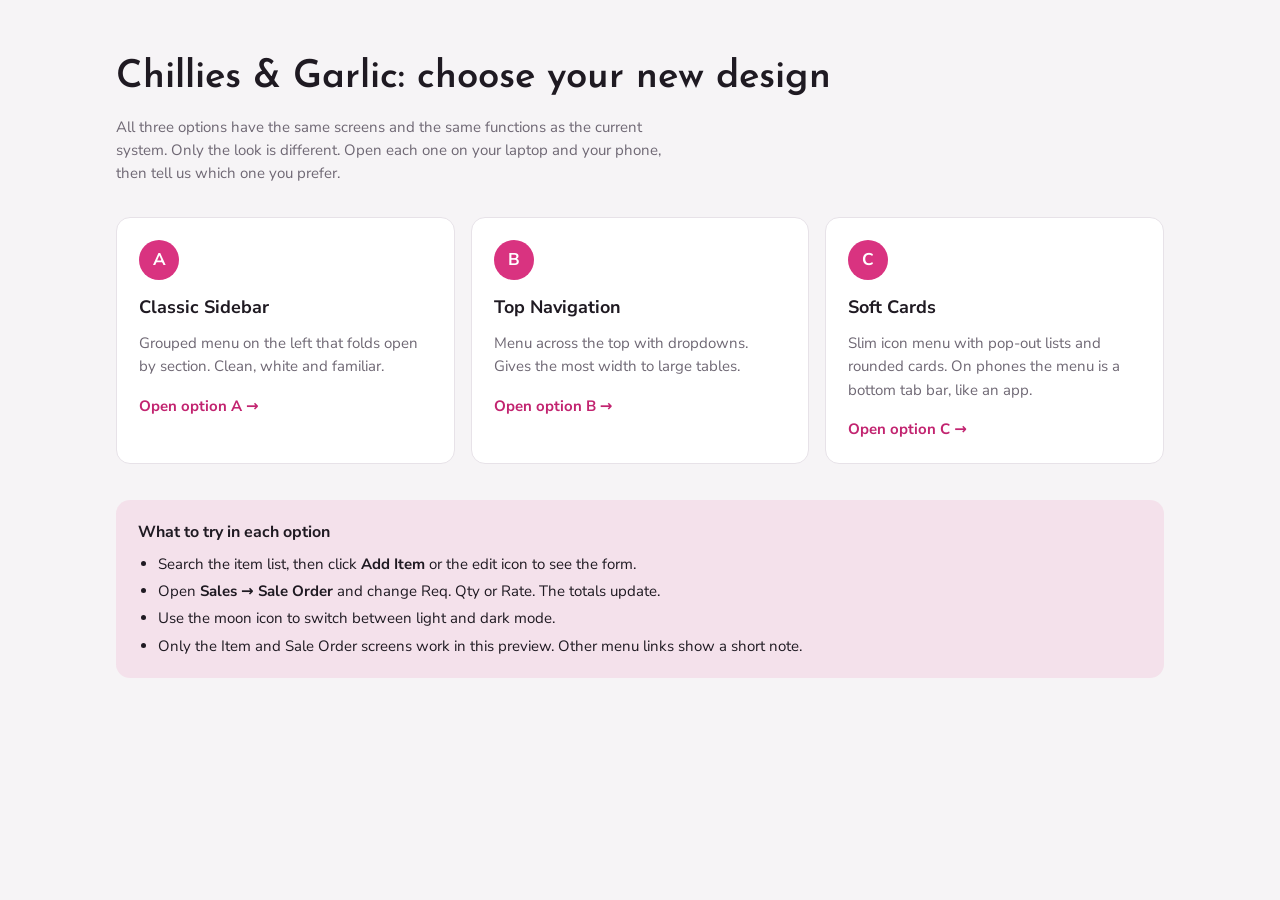
<file: index.html>
<!doctype html>
<html lang="en">
<head>
<meta charset="utf-8">
<meta name="viewport" content="width=device-width, initial-scale=1, viewport-fit=cover">
<title>Chillies &amp; Garlic Design Options</title>
<link rel="preconnect" href="https://fonts.googleapis.com">
<link rel="preconnect" href="https://fonts.gstatic.com" crossorigin>
<link rel="stylesheet" href="https://fonts.googleapis.com/css2?family=Josefin+Sans:wght@500;600&family=Nunito+Sans:opsz,wght@6..12,400;6..12,600;6..12,700&display=swap">
<style>
:root { --bg: #F6F4F6; --surface: #FFFFFF; --fg: #1F1A22; --muted: #6F6874; --line: #E7E2E8; --accent: #D93380; --accent-text: #C22470; --accent-soft: rgba(227,58,135,.10); }
@media (prefers-color-scheme: dark) { :root { --bg: #141116; --surface: #1C181F; --fg: #F1ECF2; --muted: #A39AA8; --line: #2F2934; --accent: #E0408A; --accent-text: #F27AB2; --accent-soft: rgba(236,76,149,.16); color-scheme: dark; } }
* { box-sizing: border-box; }
body { margin: 0; background: var(--bg); color: var(--fg); font: 15px/1.55 "Nunito Sans", "Segoe UI", system-ui, sans-serif; }
.wrap { max-width: 1080px; margin: 0 auto; padding: 48px 16px 64px; }
h1 { font-family: "Josefin Sans", "Century Gothic", sans-serif; font-weight: 600; font-size: clamp(1.7rem, 1.3rem + 2vw, 2.4rem); margin: 0 0 8px; text-wrap: balance; }
.lead { color: var(--muted); max-width: 62ch; margin: 0 0 32px; }
.grid { display: grid; gap: 16px; grid-template-columns: repeat(auto-fit, minmax(min(100%, 290px), 1fr)); }
.card { display: grid; gap: 10px; align-content: start; padding: 22px; background: var(--surface); border: 1px solid var(--line); border-radius: 14px; color: inherit; text-decoration: none; transition: border-color .15s, transform .15s; }
.card:hover { border-color: var(--accent); transform: translateY(-2px); }
.card:focus-visible { outline: 2px solid var(--accent); outline-offset: 3px; }
.letter { width: 40px; height: 40px; border-radius: 50%; display: grid; place-items: center; background: var(--accent); color: #fff; font-weight: 700; font-size: 17px; }
.card h2 { margin: 4px 0 0; font-size: 18px; }
.card p { margin: 0; color: var(--muted); }
.open { margin-top: 6px; color: var(--accent-text); font-weight: 700; }
.how { margin-top: 36px; padding: 20px 22px; background: var(--accent-soft); border-radius: 14px; }
.how h2 { margin: 0 0 8px; font-size: 16px; }
.how ul { margin: 0; padding-left: 20px; color: var(--fg); }
.how li + li { margin-top: 4px; }
</style>
</head>
<body>
<main class="wrap">
  <h1>Chillies &amp; Garlic: choose your new design</h1>
  <p class="lead">All three options have the same screens and the same functions as the current system. Only the look is different. Open each one on your laptop and your phone, then tell us which one you prefer.</p>

  <div class="grid">
    <a class="card" href="Option-A-Classic-Sidebar.html">
      <span class="letter">A</span>
      <h2>Classic Sidebar</h2>
      <p>Grouped menu on the left that folds open by section. Clean, white and familiar.</p>
      <span class="open">Open option A →</span>
    </a>
    <a class="card" href="Option-B-Top-Navigation.html">
      <span class="letter">B</span>
      <h2>Top Navigation</h2>
      <p>Menu across the top with dropdowns. Gives the most width to large tables.</p>
      <span class="open">Open option B →</span>
    </a>
    <a class="card" href="Option-C-Soft-Cards.html">
      <span class="letter">C</span>
      <h2>Soft Cards</h2>
      <p>Slim icon menu with pop-out lists and rounded cards. On phones the menu is a bottom tab bar, like an app.</p>
      <span class="open">Open option C →</span>
    </a>
  </div>

  <section class="how">
    <h2>What to try in each option</h2>
    <ul>
      <li>Search the item list, then click <b>Add Item</b> or the edit icon to see the form.</li>
      <li>Open <b>Sales → Sale Order</b> and change Req. Qty or Rate. The totals update.</li>
      <li>Use the moon icon to switch between light and dark mode.</li>
      <li>Only the Item and Sale Order screens work in this preview. Other menu links show a short note.</li>
    </ul>
  </section>
</main>
</body>
</html>
</file>
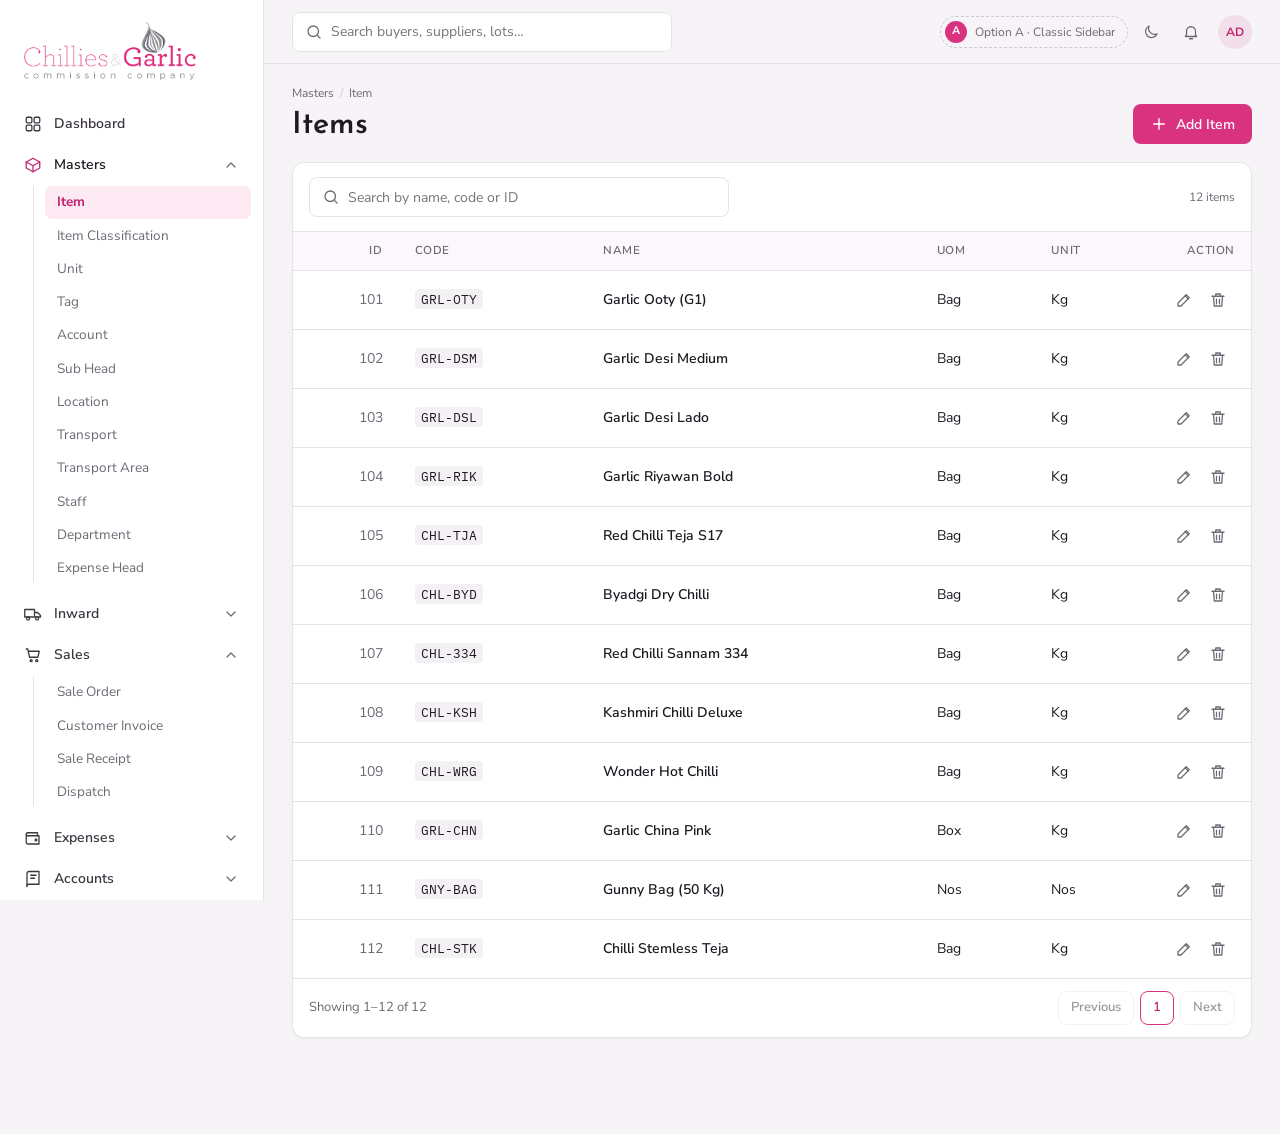
<file: Option-A-Classic-Sidebar.html>
<!doctype html>
<html lang="en">
<head>
<meta charset="utf-8">
<meta name="viewport" content="width=device-width, initial-scale=1, viewport-fit=cover">
<style>body { margin: 0; } img { max-width: 100%; }</style>
<title>C&amp;G Classic Sidebar</title>
<link rel="preconnect" href="https://fonts.googleapis.com">
<link rel="preconnect" href="https://fonts.gstatic.com" crossorigin>
<link rel="stylesheet" href="https://fonts.googleapis.com/css2?family=Josefin+Sans:wght@500;600&family=Nunito+Sans:opsz,wght@6..12,400;6..12,500;6..12,600;6..12,700&family=IBM+Plex+Mono:wght@500&display=swap">
<style>
/* Option A · Classic sidebar: white grouped side menu, pink-tinted grey ground, content in bordered panels. */
:root {
  --bg: #F6F4F6; --surface: #FFFFFF; --surface-2: #F4F1F4; --topbar-bg: rgba(246,244,246,.86);
  --fg: #1F1A22; --label: #3D3641; --muted: #6F6874; --line: #E7E2E8; --line-strong: #CFC7D1;
  --accent: #D93380; --accent-hover: #C22470; --accent-text: #C22470; --accent-ink: #FFFFFF; --accent-soft: rgba(227,58,135,.11);
  --danger: #C62F2F; --danger-soft: #FCEBEB; --warn-soft: #FFF2D4; --warn-ink: #8A5A00; --focus: #E33A87;
  --field-bg: #FFFFFF; --row-hover: #FBF8FB; --th-bg: #FAF8FA; --toast-bg: #1F1A22; --toast-fg: #FFFFFF;
  --shadow: 0 1px 2px rgba(31,26,34,.04); --shadow-color: rgba(31,26,34,.14); --scrim: rgba(20,14,22,.42);
  --font-display: "Josefin Sans", "Century Gothic", "Trebuchet MS", sans-serif;
  --font-body: "Nunito Sans", "Segoe UI", system-ui, sans-serif;
  --font-mono: "IBM Plex Mono", ui-monospace, Consolas, monospace;
  --radius: 12px; --radius-sm: 8px; --gutter: 28px; --sticky-top: 84px; --h1-track: 0;
}
@media (prefers-color-scheme: dark) { :root:not([data-theme="light"]) {
  --bg: #141116; --surface: #1C181F; --surface-2: #252028; --topbar-bg: rgba(20,17,22,.86);
  --fg: #F1ECF2; --label: #D6CED9; --muted: #A39AA8; --line: #2F2934; --line-strong: #463E4C;
  --accent: #E0408A; --accent-hover: #EC5A9C; --accent-text: #F27AB2; --accent-ink: #FFFFFF; --accent-soft: rgba(236,76,149,.17);
  --danger: #F07A7A; --danger-soft: rgba(240,112,112,.14); --warn-soft: rgba(255,190,60,.15); --warn-ink: #F3C35A; --focus: #F27AB2;
  --field-bg: #17141A; --row-hover: #221D25; --th-bg: #201B23; --toast-bg: #F1ECF2; --toast-fg: #1C181F;
  --shadow: none; --shadow-color: rgba(0,0,0,.55); --scrim: rgba(0,0,0,.6); color-scheme: dark;
} }
:root[data-theme="dark"] {
  --bg: #141116; --surface: #1C181F; --surface-2: #252028; --topbar-bg: rgba(20,17,22,.86);
  --fg: #F1ECF2; --label: #D6CED9; --muted: #A39AA8; --line: #2F2934; --line-strong: #463E4C;
  --accent: #E0408A; --accent-hover: #EC5A9C; --accent-text: #F27AB2; --accent-ink: #FFFFFF; --accent-soft: rgba(236,76,149,.17);
  --danger: #F07A7A; --danger-soft: rgba(240,112,112,.14); --warn-soft: rgba(255,190,60,.15); --warn-ink: #F3C35A; --focus: #F27AB2;
  --field-bg: #17141A; --row-hover: #221D25; --th-bg: #201B23; --toast-bg: #F1ECF2; --toast-fg: #1C181F;
  --shadow: none; --shadow-color: rgba(0,0,0,.55); --scrim: rgba(0,0,0,.6); color-scheme: dark;
}
/* ---------- shared structure (tokens come from each design) ---------- */
*, *::before, *::after { box-sizing: border-box; }
[hidden] { display: none !important; }
html { -webkit-text-size-adjust: 100%; }
body { background: var(--bg); color: var(--fg); font-family: var(--font-body); font-size: 14px; line-height: 1.5; }
h1, h2 { font-family: var(--font-display); text-wrap: balance; margin: 0; color: var(--fg); }
h1 { font-size: clamp(1.35rem, 1.1rem + 1vw, 1.75rem); font-weight: var(--h1-weight, 600); letter-spacing: var(--h1-track, -0.01em); line-height: 1.2; display: flex; align-items: center; gap: .6rem; flex-wrap: wrap; }
h2 { font-size: 1rem; font-weight: 600; }
a { color: var(--accent-text); }
button, input, select, textarea { font: inherit; color: inherit; }
.i { width: 18px; height: 18px; flex: none; }
.sr { position: absolute; width: 1px; height: 1px; overflow: hidden; clip: rect(0 0 0 0); white-space: nowrap; }
:focus-visible { outline: 2px solid var(--focus); outline-offset: 2px; }
@media (prefers-reduced-motion: reduce) { *, *::before, *::after { transition: none !important; animation: none !important; } }

/* content column */
.content { width: 100%; max-width: var(--content-max, 1360px); margin-inline: auto; padding-inline: var(--gutter, 16px); padding-block: 20px 96px; min-width: 0; }
section[data-screen] { display: grid; gap: 18px; min-width: 0; }

/* page head */
.page-head { display: flex; align-items: flex-end; justify-content: space-between; gap: 12px 20px; flex-wrap: wrap; }
.page-head > div:first-child { min-width: 0; }
.crumbs { display: flex; flex-wrap: wrap; gap: 6px; font-size: 12px; color: var(--muted); margin-bottom: 6px; }
.crumbs > * + *::before { content: "/"; margin-right: 6px; color: var(--line-strong); }
.crumbs a { color: var(--muted); text-decoration: none; }
.crumbs a:hover { color: var(--accent-text); }
.head-actions { display: flex; gap: 8px; flex-wrap: wrap; }
.status { font-family: var(--font-body); font-size: 11px; font-weight: 600; letter-spacing: .06em; text-transform: uppercase; padding: 3px 9px; border-radius: 999px; background: var(--warn-soft); color: var(--warn-ink); }
.meta-chip { display: inline-flex; align-items: center; gap: 6px; font-size: 13px; color: var(--muted); padding: 7px 12px; border: 1px solid var(--line); border-radius: var(--radius-sm); background: var(--surface); }

/* buttons */
.btn { display: inline-flex; align-items: center; justify-content: center; gap: 8px; min-height: 40px; padding: 0 16px; border-radius: var(--btn-radius, var(--radius-sm)); border: 1px solid transparent; font-weight: 600; font-size: 14px; text-decoration: none; cursor: pointer; white-space: nowrap; transition: background .15s, border-color .15s, color .15s, box-shadow .15s; }
.btn-primary { background: var(--accent); color: var(--accent-ink); box-shadow: var(--btn-shadow, none); }
.btn-primary:hover { background: var(--accent-hover); }
.btn-ghost { background: var(--surface); color: var(--fg); border-color: var(--line); }
.btn-ghost:hover { border-color: var(--line-strong); background: var(--surface-2); }
.btn-ghost.current { border-color: var(--accent); color: var(--accent-text); }
.btn:disabled { opacity: .45; cursor: not-allowed; }
.btn-sm { min-height: 34px; padding: 0 12px; font-size: 13px; }
.btn-block { width: 100%; }
.icon-btn { display: inline-grid; place-items: center; width: 34px; height: 34px; border-radius: var(--radius-sm); border: 1px solid transparent; background: transparent; color: var(--muted); cursor: pointer; text-decoration: none; }
.icon-btn:hover { background: var(--surface-2); color: var(--fg); border-color: var(--line); }
.icon-btn.danger:hover { color: var(--danger); background: var(--danger-soft); border-color: transparent; }

/* panel */
.panel { background: var(--surface); border: var(--panel-border, 1px solid var(--line)); border-radius: var(--radius); box-shadow: var(--shadow); min-width: 0; }
.toolbar { display: flex; align-items: center; justify-content: space-between; gap: 10px 16px; flex-wrap: wrap; padding: 14px 16px; border-bottom: 1px solid var(--line); }
.toolbar-title { display: flex; align-items: baseline; gap: 10px; }
.count { font-size: 12px; color: var(--muted); font-variant-numeric: tabular-nums; }
.search { display: flex; align-items: center; gap: 8px; flex: 1 1 260px; max-width: 420px; min-height: 40px; padding: 0 12px; border: 1px solid var(--line); border-radius: var(--field-radius, var(--radius-sm)); background: var(--field-bg); color: var(--muted); }
.search:focus-within { border-color: var(--accent); box-shadow: 0 0 0 3px var(--accent-soft); }
.search input { border: 0; outline: 0; background: transparent; flex: 1; min-width: 0; padding: 8px 0; color: var(--fg); }
.pager { display: flex; justify-content: space-between; align-items: center; gap: 10px; flex-wrap: wrap; padding: 12px 16px; border-top: 1px solid var(--line); color: var(--muted); font-size: 13px; }
.pager-btns { display: flex; gap: 6px; }
.warn { margin: 12px 16px 0; padding: 10px 12px; border-radius: var(--radius-sm); background: var(--danger-soft); color: var(--danger); font-size: 13px; }

/* tables */
.table-wrap { overflow-x: auto; }
table.data { width: 100%; border-collapse: collapse; font-variant-numeric: tabular-nums; }
.data th { text-align: left; font-size: 11.5px; font-weight: 600; letter-spacing: .05em; text-transform: uppercase; color: var(--muted); padding: 10px 16px; background: var(--th-bg, transparent); border-bottom: 1px solid var(--line); white-space: nowrap; }
.data td { padding: 12px 16px; border-bottom: 1px solid var(--line); vertical-align: middle; }
.data tbody tr:last-child td { border-bottom: 0; }
.data tbody tr:hover td { background: var(--row-hover); }
.data .num { text-align: right; }
.data .actions { text-align: right; white-space: nowrap; width: 1%; }
.data .strong { font-weight: 600; color: var(--fg); }
.data .muted { color: var(--muted); }
.data .nowrap { white-space: nowrap; }
.data td small { display: block; font-weight: 400; color: var(--muted); font-size: 12px; }
.data tr.empty td { text-align: center; color: var(--muted); padding: 32px 16px; }
.code { font-family: var(--font-mono); font-size: 12.5px; padding: 2px 6px; border-radius: 4px; background: var(--surface-2); color: var(--fg); white-space: nowrap; }
.tag { display: inline-block; font-size: 12px; font-weight: 600; padding: 2px 8px; border-radius: 999px; background: var(--accent-soft); color: var(--accent-text); white-space: nowrap; }
.cell-input { width: 96px; min-height: 34px; padding: 4px 8px; text-align: right; border: 1px solid var(--line); border-radius: var(--field-radius, var(--radius-sm)); background: var(--field-bg); font-variant-numeric: tabular-nums; }
.cell-input:focus { outline: 0; border-color: var(--accent); box-shadow: 0 0 0 3px var(--accent-soft); }
.cell-input.invalid { border-color: var(--danger); background: var(--danger-soft); }

/* table → cards on small screens */
@media (max-width: 640px) {
  .cards-sm thead { display: none; }
  .cards-sm, .cards-sm tbody, .cards-sm tr, .cards-sm td { display: block; width: 100%; }
  .cards-sm tr { padding: 12px 16px; border-bottom: 1px solid var(--line); display: grid; grid-template-columns: 1fr 1fr; gap: 4px 12px; }
  .cards-sm tbody tr:last-child { border-bottom: 0; }
  .cards-sm td { padding: 0; border: 0 !important; text-align: left !important; }
  .cards-sm td::before { content: attr(data-label); display: block; font-size: 11px; letter-spacing: .05em; text-transform: uppercase; color: var(--muted); }
  .cards-sm td[data-label="Name"] { grid-column: 1 / -1; order: -2; font-size: 15px; }
  .cards-sm td[data-label="Name"]::before, .cards-sm td[data-label="Action"]::before { display: none; }
  .cards-sm td[data-label="Action"] { grid-column: 1 / -1; display: flex; justify-content: flex-end; gap: 6px; width: auto; }
  .cards-sm tbody tr:hover td { background: transparent; }
}
@media (max-width: 1100px) {
  .cards-md thead { display: none; }
  .cards-md, .cards-md tbody, .cards-md tr, .cards-md td { display: block; width: 100%; }
  .cards-md tr { padding: 14px 16px; border-bottom: 1px solid var(--line); display: grid; grid-template-columns: repeat(auto-fit, minmax(120px, 1fr)); gap: 10px 14px; position: relative; }
  .cards-md tbody tr:last-child { border-bottom: 0; }
  .cards-md td { padding: 0; border: 0 !important; text-align: left !important; }
  .cards-md td::before { content: attr(data-label); display: block; font-size: 11px; letter-spacing: .05em; text-transform: uppercase; color: var(--muted); margin-bottom: 2px; }
  .cards-md td[data-label="Supplier"] { grid-column: 1 / -1; font-size: 15px; padding-right: 44px; }
  .cards-md td[data-label="Supplier"]::before, .cards-md td[data-label="Action"]::before { display: none; }
  .cards-md td[data-label="Action"] { position: absolute; top: 10px; right: 10px; width: auto; }
  .cards-md .cell-input { width: 100%; text-align: left; }
  .cards-md tbody tr:hover td { background: transparent; }
  .cards-md tr.empty { display: block; }
}

/* forms */
.form-section { padding: 20px 16px; display: grid; gap: 16px; }
.form-section + .form-section { border-top: 1px solid var(--line); }
.section-head p { margin: 4px 0 0; color: var(--muted); font-size: 13px; max-width: 60ch; }
.grid { display: grid; grid-template-columns: repeat(auto-fill, minmax(min(100%, 220px), 1fr)); gap: 14px 18px; }
.field { display: grid; gap: 6px; align-content: start; min-width: 0; }
.field.span-all { grid-column: 1 / -1; }
@media (min-width: 720px) { .field.span-2 { grid-column: span 2; } }
.field label { font-size: 13px; font-weight: 500; color: var(--label); }
.req { color: var(--accent-text); font-weight: 600; }
.field input, .field select, .field textarea { width: 100%; min-height: 42px; padding: 9px 12px; border: 1px solid var(--line); border-radius: var(--field-radius, var(--radius-sm)); background: var(--field-bg); color: var(--fg); transition: border-color .15s, box-shadow .15s; }
.field textarea { resize: vertical; min-height: 84px; }
.field input:focus, .field select:focus, .field textarea:focus { outline: 0; border-color: var(--accent); box-shadow: 0 0 0 3px var(--accent-soft); }
.field input[readonly] { background: var(--surface-2); color: var(--muted); }
.affix { display: flex; align-items: stretch; border: 1px solid var(--line); border-radius: var(--field-radius, var(--radius-sm)); background: var(--field-bg); overflow: hidden; }
.affix:focus-within { border-color: var(--accent); box-shadow: 0 0 0 3px var(--accent-soft); }
.affix > span { display: grid; place-items: center; padding: 0 10px; color: var(--muted); font-size: 13px; background: var(--surface-2); }
.field .affix input { border: 0; border-radius: 0; box-shadow: none !important; }
.hint { font-size: 12px; color: var(--muted); }
.err { display: none; font-size: 12px; color: var(--danger); }
.field.has-error .err { display: block; }
.field.has-error input, .field.has-error select, .field.has-error .affix { border-color: var(--danger); }
.form-actions { display: flex; justify-content: flex-end; gap: 10px; padding: 14px 16px; border-top: 1px solid var(--line); background: var(--surface); border-radius: 0 0 var(--radius) var(--radius); position: sticky; bottom: 0; }
@media (max-width: 640px) { .form-actions .btn { flex: 1; } }

/* sale order layout */
.so-layout { display: grid; gap: 18px; grid-template-columns: minmax(0, 1fr); align-items: start; }
.so-main { display: grid; gap: 18px; min-width: 0; }
@media (min-width: 1240px) { .so-layout { grid-template-columns: minmax(0, 1fr) 300px; } .so-side { position: sticky; top: var(--sticky-top, 84px); } }
.summary { padding: 18px; display: grid; gap: 14px; }
.summary dl { margin: 0; display: grid; gap: 10px; }
.summary dl > div { display: flex; justify-content: space-between; gap: 12px; font-variant-numeric: tabular-nums; }
.summary dt { color: var(--muted); }
.summary dd { margin: 0; font-weight: 600; text-align: right; }
.summary .grand { padding-top: 12px; border-top: 1px dashed var(--line-strong); font-size: 16px; }
.summary .grand dd { color: var(--accent-text); font-size: 18px; }
.summary-actions { display: grid; gap: 8px; }
@media (max-width: 1239px) {
  .summary { grid-template-columns: 1fr; }
  .so-side { position: sticky; bottom: 0; z-index: 5; }
  .so-side .summary { border-radius: var(--radius) var(--radius) 0 0; box-shadow: 0 -8px 24px var(--shadow-color); }
  .so-side .summary > h2, .so-side .summary > .hint, .so-side .summary dl > div:not(.grand) { display: none; }
  .so-side .summary { grid-template-columns: 1fr auto; align-items: center; padding: 12px 16px; }
  .so-side .summary dl .grand { border: 0; padding: 0; flex-direction: column; gap: 0; }
  .so-side .summary-actions { grid-auto-flow: column; }
  .so-side .summary-actions .btn-ghost { display: none; }
}

/* toast */
.toast { position: fixed; left: 50%; bottom: calc(24px + env(safe-area-inset-bottom, 0px)); transform: translate(-50%, 12px); max-width: calc(100% - 32px); padding: 12px 18px; border-radius: var(--radius-sm); background: var(--toast-bg); color: var(--toast-fg); font-size: 13.5px; box-shadow: 0 10px 30px var(--shadow-color); opacity: 0; transition: opacity .2s, transform .2s; z-index: 100; }
.toast.show { opacity: 1; transform: translate(-50%, 0); }

/* design label for the client (sits in each shell's top bar) */
.option-badge { display: inline-flex; align-items: center; gap: 8px; padding: 4px 12px 4px 4px; border-radius: 999px; border: 1px dashed var(--line-strong); color: var(--muted); font-size: 12px; white-space: nowrap; }
.option-badge b { display: grid; place-items: center; width: 22px; height: 22px; border-radius: 50%; background: var(--accent); color: var(--accent-ink); font-size: 11px; }
@media (max-width: 720px) { .option-badge span { display: none; } .option-badge { padding: 4px; } }


/* ---------- Option A chrome ---------- */
.app { display: grid; grid-template-columns: 264px minmax(0, 1fr); min-height: 100vh; }
.sidebar { position: sticky; top: 0; height: 100vh; overflow-y: auto; background: var(--surface); border-right: 1px solid var(--line); display: flex; flex-direction: column; z-index: 40; }
.brand { padding: 22px 24px 16px; display: flex; align-items: center; justify-content: space-between; }
.brand img { width: 172px; height: auto; display: block; }
.brand .icon-btn { display: none; }
.side-nav { padding: 8px 12px 24px; display: grid; gap: 2px; }
.nav-top, .navgrp > summary { display: flex; align-items: center; gap: 12px; padding: 9px 12px; border-radius: 8px; color: var(--label); font-weight: 600; font-size: 14px; text-decoration: none; cursor: pointer; list-style: none; }
.navgrp > summary::-webkit-details-marker { display: none; }
.nav-top:hover, .navgrp > summary:hover { background: var(--surface-2); color: var(--fg); }
.navgrp > summary .chev { margin-left: auto; width: 16px; height: 16px; color: var(--muted); transition: transform .2s; }
.navgrp[open] > summary .chev { transform: rotate(180deg); }
.navgrp.has-active > summary { color: var(--fg); }
.navgrp.has-active > summary .i:first-child { color: var(--accent-text); }
.sub { display: grid; gap: 1px; padding: 2px 0 8px 33px; position: relative; }
.sub::before { content: ""; position: absolute; left: 21px; top: 2px; bottom: 10px; width: 1px; background: var(--line); }
.nav-link { display: block; padding: 6px 12px; border-radius: 7px; color: var(--muted); text-decoration: none; font-size: 13.5px; }
.nav-link:hover { color: var(--fg); background: var(--surface-2); }
.nav-link.active { color: var(--accent-text); background: var(--accent-soft); font-weight: 700; }
.side-foot { margin-top: auto; padding: 14px 24px 20px; border-top: 1px solid var(--line); font-size: 12px; color: var(--muted); display: grid; gap: 2px; }
.side-foot b { color: var(--label); font-weight: 600; }

.main { min-width: 0; }
.topbar { position: sticky; top: env(safe-area-inset-top, 0px); z-index: 20; display: flex; align-items: center; gap: 12px; height: 64px; padding-inline: var(--gutter); background: var(--topbar-bg); backdrop-filter: blur(10px); -webkit-backdrop-filter: blur(10px); border-bottom: 1px solid var(--line); }
.topbar .search { flex: 0 1 380px; background: var(--surface); }
.top-right { margin-left: auto; display: flex; align-items: center; gap: 6px; }
.avatar { width: 34px; height: 34px; border-radius: 50%; background: var(--accent-soft); color: var(--accent-text); display: grid; place-items: center; font-weight: 700; font-size: 12px; margin-left: 4px; }
.menu-btn { display: none; }
.scrim { display: none; }

/* A: table + panel tone */
.data th { background: var(--th-bg); }
.page-head h1 { font-size: clamp(1.45rem, 1.2rem + 1vw, 1.9rem); }

@media (max-width: 1023px) {
  :root { --gutter: 16px; }
  .app { grid-template-columns: minmax(0, 1fr); }
  .sidebar { position: fixed; inset: 0 auto 0 0; width: min(300px, 86vw); transform: translateX(-102%); transition: transform .25s ease; box-shadow: 8px 0 30px var(--shadow-color); padding-top: env(safe-area-inset-top, 0px); }
  body.nav-open .sidebar { transform: none; }
  body.nav-open .scrim { display: block; position: fixed; inset: 0; background: var(--scrim); z-index: 30; }
  .brand .icon-btn { display: inline-grid; }
  .menu-btn { display: inline-grid; }
}
@media (max-width: 640px) {
  .topbar .search { display: none; }
  .topbar .bell { display: none; }
}
</style>
</head>
<body>

<svg xmlns="http://www.w3.org/2000/svg" style="display:none" aria-hidden="true">
  <defs>
    <g id="g-stroke" fill="none" stroke="currentColor" stroke-width="1.7" stroke-linecap="round" stroke-linejoin="round"></g>
  </defs>
  <symbol id="i-home" viewBox="0 0 24 24"><g fill="none" stroke="currentColor" stroke-width="1.7" stroke-linecap="round" stroke-linejoin="round"><rect x="3" y="3" width="7.5" height="7.5" rx="1.5"/><rect x="13.5" y="3" width="7.5" height="7.5" rx="1.5"/><rect x="3" y="13.5" width="7.5" height="7.5" rx="1.5"/><rect x="13.5" y="13.5" width="7.5" height="7.5" rx="1.5"/></g></symbol>
  <symbol id="i-box" viewBox="0 0 24 24"><g fill="none" stroke="currentColor" stroke-width="1.7" stroke-linecap="round" stroke-linejoin="round"><path d="M21 8 12 3 3 8v8l9 5 9-5z"/><path d="m3 8 9 5 9-5M12 13v8"/></g></symbol>
  <symbol id="i-inward" viewBox="0 0 24 24"><g fill="none" stroke="currentColor" stroke-width="1.7" stroke-linecap="round" stroke-linejoin="round"><path d="M1 6h13v10H1zM14 10h4l4 4v2h-8z"/><circle cx="5.5" cy="18" r="2"/><circle cx="17.5" cy="18" r="2"/></g></symbol>
  <symbol id="i-cart" viewBox="0 0 24 24"><g fill="none" stroke="currentColor" stroke-width="1.7" stroke-linecap="round" stroke-linejoin="round"><path d="M3 4h2l2.4 11h11l2-8H6.3"/><circle cx="9.5" cy="19.5" r="1.4"/><circle cx="17" cy="19.5" r="1.4"/></g></symbol>
  <symbol id="i-receipt" viewBox="0 0 24 24"><g fill="none" stroke="currentColor" stroke-width="1.7" stroke-linecap="round" stroke-linejoin="round"><path d="M6 2h12v20l-3-2-3 2-3-2-3 2z"/><path d="M9 7h6M9 11h6M9 15h4"/></g></symbol>
  <symbol id="i-book" viewBox="0 0 24 24"><g fill="none" stroke="currentColor" stroke-width="1.7" stroke-linecap="round" stroke-linejoin="round"><path d="M4 4.5A2.5 2.5 0 0 1 6.5 2H20v17H6.5A2.5 2.5 0 0 0 4 21.5z"/><path d="M4 19.5V21.5M9 7h7M9 11h5"/></g></symbol>
  <symbol id="i-chart" viewBox="0 0 24 24"><g fill="none" stroke="currentColor" stroke-width="1.7" stroke-linecap="round" stroke-linejoin="round"><path d="M3 3v18h18"/><path d="M7 15l4-4 3 3 5-6"/></g></symbol>
  <symbol id="i-users" viewBox="0 0 24 24"><g fill="none" stroke="currentColor" stroke-width="1.7" stroke-linecap="round" stroke-linejoin="round"><circle cx="9" cy="8" r="3.5"/><path d="M2.5 20a6.5 6.5 0 0 1 13 0M16 4.6a3.5 3.5 0 0 1 0 6.8M21.5 20a6.5 6.5 0 0 0-4-6"/></g></symbol>
  <symbol id="i-search" viewBox="0 0 24 24"><g fill="none" stroke="currentColor" stroke-width="1.7" stroke-linecap="round" stroke-linejoin="round"><circle cx="11" cy="11" r="7"/><path d="m20 20-3.5-3.5"/></g></symbol>
  <symbol id="i-plus" viewBox="0 0 24 24"><g fill="none" stroke="currentColor" stroke-width="1.9" stroke-linecap="round"><path d="M12 5v14M5 12h14"/></g></symbol>
  <symbol id="i-edit" viewBox="0 0 24 24"><g fill="none" stroke="currentColor" stroke-width="1.7" stroke-linecap="round" stroke-linejoin="round"><path d="M4 20h4L19 9l-4-4L4 16z"/><path d="m13.5 6.5 4 4"/></g></symbol>
  <symbol id="i-trash" viewBox="0 0 24 24"><g fill="none" stroke="currentColor" stroke-width="1.7" stroke-linecap="round" stroke-linejoin="round"><path d="M4 7h16M10 11v6M14 11v6M6 7l1 13h10l1-13M9 7V4h6v3"/></g></symbol>
  <symbol id="i-menu" viewBox="0 0 24 24"><g fill="none" stroke="currentColor" stroke-width="1.8" stroke-linecap="round"><path d="M4 7h16M4 12h16M4 17h16"/></g></symbol>
  <symbol id="i-close" viewBox="0 0 24 24"><g fill="none" stroke="currentColor" stroke-width="1.8" stroke-linecap="round"><path d="M6 6l12 12M18 6 6 18"/></g></symbol>
  <symbol id="i-moon" viewBox="0 0 24 24"><g fill="none" stroke="currentColor" stroke-width="1.7" stroke-linecap="round" stroke-linejoin="round"><path d="M20 14.5A8 8 0 0 1 9.5 4a8 8 0 1 0 10.5 10.5z"/></g></symbol>
  <symbol id="i-chevron" viewBox="0 0 24 24"><g fill="none" stroke="currentColor" stroke-width="1.8" stroke-linecap="round" stroke-linejoin="round"><path d="m6 9 6 6 6-6"/></g></symbol>
  <symbol id="i-back" viewBox="0 0 24 24"><g fill="none" stroke="currentColor" stroke-width="1.8" stroke-linecap="round" stroke-linejoin="round"><path d="M15 18l-6-6 6-6"/></g></symbol>
  <symbol id="i-bell" viewBox="0 0 24 24"><g fill="none" stroke="currentColor" stroke-width="1.7" stroke-linecap="round" stroke-linejoin="round"><path d="M6 16V11a6 6 0 1 1 12 0v5l1.5 2h-15z"/><path d="M10 21h4"/></g></symbol>
  <symbol id="i-wallet" viewBox="0 0 24 24"><g fill="none" stroke="currentColor" stroke-width="1.7" stroke-linecap="round" stroke-linejoin="round"><path d="M3 7a2 2 0 0 1 2-2h13v4"/><path d="M3 7v11a2 2 0 0 0 2 2h15V9H5a2 2 0 0 1-2-2z"/><circle cx="16" cy="14.5" r="1.2"/></g></symbol>
  <symbol id="i-more" viewBox="0 0 24 24"><g fill="currentColor"><circle cx="5" cy="12" r="1.7"/><circle cx="12" cy="12" r="1.7"/><circle cx="19" cy="12" r="1.7"/></g></symbol>
  <symbol id="i-calendar" viewBox="0 0 24 24"><g fill="none" stroke="currentColor" stroke-width="1.7" stroke-linecap="round" stroke-linejoin="round"><rect x="3" y="5" width="18" height="16" rx="2"/><path d="M3 10h18M8 3v4M16 3v4"/></g></symbol>
</svg>


<div class="app">
  <aside class="sidebar" aria-label="Main menu">
    <div class="brand">
      <img src="[data-uri]" alt="Chillies &amp; Garlic commission company" width="172" height="47">
      <button class="icon-btn" type="button" data-drawer-toggle aria-label="Close menu"><svg class="i" viewBox="0 0 24 24"><use href="#i-close"/></svg></button>
    </div>
    <nav class="side-nav">
<a class="nav-top" href="#" data-demo-off><svg class="i" viewBox="0 0 24 24" aria-hidden="true"><use href="#i-home"/></svg><span>Dashboard</span></a>
<details class="navgrp" data-group open>
        <summary><svg class="i" viewBox="0 0 24 24" aria-hidden="true"><use href="#i-box"/></svg><span>Masters</span><svg class="i chev" viewBox="0 0 24 24" aria-hidden="true"><use href="#i-chevron"/></svg></summary>
        <div class="sub"><a class="nav-link" href="#items" data-go="items">Item</a><a class="nav-link" href="#" data-demo-off>Item Classification</a><a class="nav-link" href="#" data-demo-off>Unit</a><a class="nav-link" href="#" data-demo-off>Tag</a><a class="nav-link" href="#" data-demo-off>Account</a><a class="nav-link" href="#" data-demo-off>Sub Head</a><a class="nav-link" href="#" data-demo-off>Location</a><a class="nav-link" href="#" data-demo-off>Transport</a><a class="nav-link" href="#" data-demo-off>Transport Area</a><a class="nav-link" href="#" data-demo-off>Staff</a><a class="nav-link" href="#" data-demo-off>Department</a><a class="nav-link" href="#" data-demo-off>Expense Head</a></div>
      </details>
<details class="navgrp" data-group>
        <summary><svg class="i" viewBox="0 0 24 24" aria-hidden="true"><use href="#i-inward"/></svg><span>Inward</span><svg class="i chev" viewBox="0 0 24 24" aria-hidden="true"><use href="#i-chevron"/></svg></summary>
        <div class="sub"><a class="nav-link" href="#" data-demo-off>Inward Entry</a><a class="nav-link" href="#" data-demo-off>Supplier Invoice</a><a class="nav-link" href="#" data-demo-off>Supplier Payment</a></div>
      </details>
<details class="navgrp" data-group open>
        <summary><svg class="i" viewBox="0 0 24 24" aria-hidden="true"><use href="#i-cart"/></svg><span>Sales</span><svg class="i chev" viewBox="0 0 24 24" aria-hidden="true"><use href="#i-chevron"/></svg></summary>
        <div class="sub"><a class="nav-link" href="#sale-order" data-go="sale-order">Sale Order</a><a class="nav-link" href="#" data-demo-off>Customer Invoice</a><a class="nav-link" href="#" data-demo-off>Sale Receipt</a><a class="nav-link" href="#" data-demo-off>Dispatch</a></div>
      </details>
<details class="navgrp" data-group>
        <summary><svg class="i" viewBox="0 0 24 24" aria-hidden="true"><use href="#i-wallet"/></svg><span>Expenses</span><svg class="i chev" viewBox="0 0 24 24" aria-hidden="true"><use href="#i-chevron"/></svg></summary>
        <div class="sub"><a class="nav-link" href="#" data-demo-off>Expense Invoice</a><a class="nav-link" href="#" data-demo-off>Expense Payment</a></div>
      </details>
<details class="navgrp" data-group>
        <summary><svg class="i" viewBox="0 0 24 24" aria-hidden="true"><use href="#i-book"/></svg><span>Accounts</span><svg class="i chev" viewBox="0 0 24 24" aria-hidden="true"><use href="#i-chevron"/></svg></summary>
        <div class="sub"><a class="nav-link" href="#" data-demo-off>Journal Voucher</a><a class="nav-link" href="#" data-demo-off>Contra Voucher</a><a class="nav-link" href="#" data-demo-off>Ledger</a><a class="nav-link" href="#" data-demo-off>Bank Reconciliation</a><a class="nav-link" href="#" data-demo-off>Credit Score</a></div>
      </details>
<details class="navgrp" data-group>
        <summary><svg class="i" viewBox="0 0 24 24" aria-hidden="true"><use href="#i-chart"/></svg><span>Reports</span><svg class="i chev" viewBox="0 0 24 24" aria-hidden="true"><use href="#i-chevron"/></svg></summary>
        <div class="sub"><a class="nav-link" href="#" data-demo-off>Balance Sheet</a><a class="nav-link" href="#" data-demo-off>Profit & Loss</a><a class="nav-link" href="#" data-demo-off>Trial Balance</a><a class="nav-link" href="#" data-demo-off>T-Ledger</a><a class="nav-link" href="#" data-demo-off>Schedules</a><a class="nav-link" href="#" data-demo-off>Sundry</a><a class="nav-link" href="#" data-demo-off>Daily Cash Sale</a><a class="nav-link" href="#" data-demo-off>Daily Journal</a><a class="nav-link" href="#" data-demo-off>Daily Sale (Inward)</a><a class="nav-link" href="#" data-demo-off>Sale Summary</a><a class="nav-link" href="#" data-demo-off>Debtors Collection</a><a class="nav-link" href="#" data-demo-off>Debt Management</a><a class="nav-link" href="#" data-demo-off>Outstanding Bill Age</a><a class="nav-link" href="#" data-demo-off>Inward Tracking</a><a class="nav-link" href="#" data-demo-off>Item-wise Stock</a><a class="nav-link" href="#" data-demo-off>Bank Payment Daily</a><a class="nav-link" href="#" data-demo-off>Bank Reconciliation</a></div>
      </details>
<details class="navgrp" data-group>
        <summary><svg class="i" viewBox="0 0 24 24" aria-hidden="true"><use href="#i-users"/></svg><span>Admin</span><svg class="i chev" viewBox="0 0 24 24" aria-hidden="true"><use href="#i-chevron"/></svg></summary>
        <div class="sub"><a class="nav-link" href="#" data-demo-off>Users</a><a class="nav-link" href="#" data-demo-off>User Roles</a><a class="nav-link" href="#" data-demo-off>Credit Score Config</a><a class="nav-link" href="#" data-demo-off>Print Queue</a></div>
      </details>
    </nav>
    <div class="side-foot"><b>FY 2026–27</b><span>PROGARLIC · Head Office</span></div>
  </aside>
  <div class="scrim" data-scrim></div>

  <div class="main">
    <header class="topbar">
      <button class="icon-btn menu-btn" type="button" data-drawer-toggle aria-label="Open menu"><svg class="i" viewBox="0 0 24 24"><use href="#i-menu"/></svg></button>
      <label class="search" for="globalSearch">
        <svg class="i" viewBox="0 0 24 24"><use href="#i-search"/></svg>
        <input id="globalSearch" type="search" placeholder="Search buyers, suppliers, lots…" autocomplete="off">
      </label>
      <div class="top-right">
        <span class="option-badge"><b>A</b><span>Option A · Classic Sidebar</span></span>
        <button class="icon-btn" type="button" data-theme-toggle aria-label="Switch light or dark mode" title="Light / dark"><svg class="i" viewBox="0 0 24 24"><use href="#i-moon"/></svg></button>
        <button class="icon-btn bell" type="button" data-demo-off aria-label="Notifications" title="Notifications"><span class="sr">Notifications</span><svg class="i" viewBox="0 0 24 24"><use href="#i-bell"/></svg></button>
        <span class="avatar" title="Admin">AD</span>
      </div>
    </header>

    <main class="content">
<!-- ===================== ITEM LIST ===================== -->
<section data-screen="items" aria-labelledby="h-items">
  <header class="page-head">
    <div>
      <nav class="crumbs" aria-label="Breadcrumb"><span>Masters</span><span>Item</span></nav>
      <h1 id="h-items">Items</h1>
    </div>
    <div class="head-actions">
      <a class="btn btn-primary" href="#item-form" data-go="item-form"><svg class="i" viewBox="0 0 24 24"><use href="#i-plus"/></svg><span>Add Item</span></a>
    </div>
  </header>

  <div class="panel">
    <div class="toolbar">
      <label class="search" for="itemSearch">
        <svg class="i" viewBox="0 0 24 24"><use href="#i-search"/></svg>
        <input id="itemSearch" type="search" placeholder="Search by name, code or ID" autocomplete="off">
      </label>
      <span class="count" id="itemCount">12 items</span>
    </div>
    <div class="table-wrap">
      <table class="data cards-sm">
        <thead><tr><th class="num">ID</th><th>Code</th><th>Name</th><th>UOM</th><th>Unit</th><th class="actions">Action</th></tr></thead>
        <tbody id="itemRows"></tbody>
      </table>
    </div>
    <div class="pager">
      <span>Showing 1–12 of 12</span>
      <div class="pager-btns">
        <button class="btn btn-ghost btn-sm" type="button" disabled>Previous</button>
        <button class="btn btn-ghost btn-sm current" type="button" aria-current="page">1</button>
        <button class="btn btn-ghost btn-sm" type="button" disabled>Next</button>
      </div>
    </div>
  </div>
</section>

<!-- ===================== ITEM FORM ===================== -->
<section data-screen="item-form" aria-labelledby="h-item-form" hidden>
  <header class="page-head">
    <div>
      <nav class="crumbs" aria-label="Breadcrumb"><span>Masters</span><a href="#items" data-go="items">Item</a><span>Edit</span></nav>
      <h1 id="h-item-form">Edit Item</h1>
    </div>
    <div class="head-actions">
      <a class="btn btn-ghost" href="#items" data-go="items"><svg class="i" viewBox="0 0 24 24"><use href="#i-back"/></svg><span>Back to list</span></a>
    </div>
  </header>

  <form id="itemForm" class="panel form" novalidate>
    <div class="form-section">
      <div class="section-head"><h2>Item details</h2><p>Name and code appear on inward entries, sale orders and invoices.</p></div>
      <div class="grid">
        <div class="field">
          <label for="f-name">Item Name <b class="req" aria-hidden="true">*</b></label>
          <input id="f-name" type="text" value="Garlic Ooty (G1)" placeholder="Enter Item Name" required>
          <span class="err">Item Name is required.</span>
        </div>
        <div class="field">
          <label for="f-code">Item Code <b class="req" aria-hidden="true">*</b></label>
          <input id="f-code" type="text" value="GRL-OTY" placeholder="Enter Item Code" required>
          <span class="err">Item Code is required.</span>
        </div>
        <div class="field">
          <label for="f-class">Item Classification</label>
          <select id="f-class"><option>Garlic</option><option>Dry Chilli</option><option>Packing Material</option></select>
        </div>
        <div class="field">
          <label for="f-type">Type</label>
          <select id="f-type"><option>Commission</option><option>Trading</option><option>Consumable</option></select>
        </div>
        <div class="field span-all">
          <label for="f-desc">Item Description</label>
          <textarea id="f-desc" rows="3" placeholder="Enter Item Description">Ooty garlic, grade G1, 40–45 mm bulbs.</textarea>
        </div>
      </div>
    </div>

    <div class="form-section">
      <div class="section-head"><h2>Units and rate</h2><p>UOM is how stock arrives. Unit (for Rate) is what the rate is quoted per.</p></div>
      <div class="grid">
        <div class="field">
          <label for="f-uom">UOM <b class="req" aria-hidden="true">*</b></label>
          <select id="f-uom" required><option>Bag</option><option>Box</option><option>Kg</option><option>Nos</option></select>
        </div>
        <div class="field">
          <label for="f-unit">Unit (for Rate)</label>
          <input id="f-unit" type="text" value="Kg" placeholder="Enter UOM (for Rate)">
        </div>
        <div class="field">
          <label for="f-rate">Rate</label>
          <div class="affix"><span>₹</span><input id="f-rate" type="number" step="0.01" value="118.50" placeholder="Enter Rate"><span>/ Kg</span></div>
        </div>
        <div class="field">
          <label for="f-min">Min Required Qty</label>
          <input id="f-min" type="number" value="500" placeholder="Enter Min Required Qty">
          <span class="hint">Low-stock alert below this quantity.</span>
        </div>
      </div>
    </div>

    <div class="form-actions">
      <a class="btn btn-ghost" href="#items" data-go="items">Cancel</a>
      <button class="btn btn-primary" type="submit">Save Item</button>
    </div>
  </form>
</section>

<!-- ===================== SALE ORDER ===================== -->
<section data-screen="sale-order" aria-labelledby="h-so" hidden>
  <header class="page-head">
    <div>
      <nav class="crumbs" aria-label="Breadcrumb"><span>Sales</span><span>Sale Order</span><span>New</span></nav>
      <h1 id="h-so">New Sale Order <span class="status">Draft</span></h1>
    </div>
    <div class="head-actions">
      <span class="meta-chip"><svg class="i" viewBox="0 0 24 24"><use href="#i-calendar"/></svg>06 Oct 2026</span>
    </div>
  </header>

  <form id="soForm" class="so-layout" novalidate>
    <div class="so-main">
      <div class="panel form">
        <div class="form-section">
          <div class="section-head"><h2>Buyer</h2></div>
          <div class="grid">
            <div class="field span-2">
              <label for="so-buyer">Buyer Name <b class="req" aria-hidden="true">*</b></label>
              <div class="affix"><span><svg class="i" viewBox="0 0 24 24"><use href="#i-search"/></svg></span><input id="so-buyer" type="text" value="Balaji Masala Udyog, Indore" required></div>
              <span class="err">Choose a buyer.</span>
            </div>
            <div class="field">
              <label for="so-contact">Contact No</label>
              <input id="so-contact" type="tel" value="98260 41733" placeholder="Contact No">
            </div>
            <div class="field">
              <label for="so-pay">Payment Mode <b class="req" aria-hidden="true">*</b></label>
              <select id="so-pay" required><option>Credit</option><option>Cash</option></select>
            </div>
            <div class="field">
              <label for="soAdvance">Advance Amount</label>
              <div class="affix"><span>₹</span><input id="soAdvance" type="number" step="1" value="50000" placeholder="Cash Advance Amount"></div>
            </div>
            <div class="field">
              <label for="so-pending">Pending Since</label>
              <input id="so-pending" type="text" value="12 days (₹ 84,600)" readonly>
              <span class="hint">Oldest unpaid bill for this buyer.</span>
            </div>
          </div>
        </div>

        <div class="form-section">
          <div class="section-head"><h2>Delivery and transport</h2></div>
          <div class="grid">
            <div class="field">
              <label for="so-date">Expected Delivery Date <b class="req" aria-hidden="true">*</b></label>
              <input id="so-date" type="date" value="2026-10-08" required>
            </div>
            <div class="field span-2">
              <label for="so-trans">Transporter Name</label>
              <div class="affix"><span><svg class="i" viewBox="0 0 24 24"><use href="#i-search"/></svg></span><input id="so-trans" type="text" value="Shree Ganesh Roadlines" placeholder="Search by transporter, company, area or pincode"></div>
            </div>
            <div class="field">
              <label for="so-tmob">Mobile No</label>
              <input id="so-tmob" type="tel" value="94250 11872" placeholder="Mobile No">
            </div>
            <div class="field">
              <label for="so-area">Area / Pincode</label>
              <input id="so-area" type="text" value="Siyaganj, Indore · 452007" placeholder="Enter pincode to search">
            </div>
          </div>
        </div>
      </div>

      <div class="panel">
        <div class="toolbar">
          <div class="toolbar-title"><h2>Supplier lots</h2><span class="count" id="soLineCount">3 lots</span></div>
          <button class="btn btn-ghost btn-sm" type="button" data-add-lot><svg class="i" viewBox="0 0 24 24"><use href="#i-plus"/></svg><span>Add Supplier Lot</span></button>
        </div>
        <p class="warn" id="soWarn" hidden>Req. Qty is more than Avl. Qty on a highlighted lot. Lower it to save.</p>
        <div class="table-wrap">
          <table class="data cards-md lots">
            <thead><tr><th>Supplier</th><th class="num">Arr. Qty</th><th>Inward Date</th><th>Item</th><th>Lot</th><th>Tag</th><th class="num">Avl. Qty</th><th class="num">Req. Qty</th><th class="num">Rate (₹/Kg)</th><th class="num">Amount (₹)</th><th class="actions"><span class="sr">Action</span></th></tr></thead>
            <tbody id="soRows"></tbody>
          </table>
        </div>
      </div>
    </div>

    <aside class="so-side">
      <div class="panel summary">
        <h2>Order summary</h2>
        <dl>
          <div><dt>Total quantity</dt><dd id="soTotalQty">2,500 Kg</dd></div>
          <div><dt>Sub total</dt><dd id="soSubtotal">₹ 0.00</dd></div>
          <div><dt>Advance received</dt><dd id="soAdvanceOut">₹ 0.00</dd></div>
          <div class="grand"><dt>Balance due</dt><dd id="soBalance">₹ 0.00</dd></div>
        </dl>
        <p class="hint">Sample figures. Final amounts are calculated exactly as in the current system.</p>
        <div class="summary-actions">
          <button class="btn btn-primary btn-block" type="submit">Save Sale Order</button>
          <a class="btn btn-ghost btn-block" href="#items" data-go="items">Discard</a>
        </div>
      </div>
    </aside>
  </form>
</section>

    </main>
  </div>
</div>

<div id="toast" class="toast" role="status" aria-live="polite" hidden></div>
<script>
/* Shared behaviour for all three design options. Same IDs / data-* hooks in every shell. */
(function () {
  var ITEMS = [
    { id: 101, code: 'GRL-OTY', name: 'Garlic Ooty (G1)', uom: 'Bag', unit: 'Kg' },
    { id: 102, code: 'GRL-DSM', name: 'Garlic Desi Medium', uom: 'Bag', unit: 'Kg' },
    { id: 103, code: 'GRL-DSL', name: 'Garlic Desi Lado', uom: 'Bag', unit: 'Kg' },
    { id: 104, code: 'GRL-RIK', name: 'Garlic Riyawan Bold', uom: 'Bag', unit: 'Kg' },
    { id: 105, code: 'CHL-TJA', name: 'Red Chilli Teja S17', uom: 'Bag', unit: 'Kg' },
    { id: 106, code: 'CHL-BYD', name: 'Byadgi Dry Chilli', uom: 'Bag', unit: 'Kg' },
    { id: 107, code: 'CHL-334', name: 'Red Chilli Sannam 334', uom: 'Bag', unit: 'Kg' },
    { id: 108, code: 'CHL-KSH', name: 'Kashmiri Chilli Deluxe', uom: 'Bag', unit: 'Kg' },
    { id: 109, code: 'CHL-WRG', name: 'Wonder Hot Chilli', uom: 'Bag', unit: 'Kg' },
    { id: 110, code: 'GRL-CHN', name: 'Garlic China Pink', uom: 'Box', unit: 'Kg' },
    { id: 111, code: 'GNY-BAG', name: 'Gunny Bag (50 Kg)', uom: 'Nos', unit: 'Nos' },
    { id: 112, code: 'CHL-STK', name: 'Chilli Stemless Teja', uom: 'Bag', unit: 'Kg' }
  ];

  var LOTS = [
    { supplier: 'Ramesh Patidar', place: 'Mandsaur', arr: 3200, date: '02 Oct 2026', item: 'Garlic Ooty (G1)', lot: 'L-2610-07', tag: 'MD-12', avl: 2350, req: 1200, rate: 118.5 },
    { supplier: 'Shree Krishna Traders', place: 'Neemuch', arr: 1800, date: '03 Oct 2026', item: 'Garlic Desi Medium', lot: 'L-2610-11', tag: 'NM-04', avl: 1800, req: 800, rate: 96 },
    { supplier: 'Gopal Agro', place: 'Ratlam', arr: 2600, date: '04 Oct 2026', item: 'Red Chilli Teja S17', lot: 'L-2610-15', tag: 'RT-21', avl: 1450, req: 500, rate: 212.75 }
  ];

  var ICON = {
    edit: '<svg class="i" viewBox="0 0 24 24"><use href="#i-edit"/></svg>',
    trash: '<svg class="i" viewBox="0 0 24 24"><use href="#i-trash"/></svg>'
  };

  var root = document.documentElement;
  var $ = function (s, el) { return (el || document).querySelector(s); };
  var $$ = function (s, el) { return Array.prototype.slice.call((el || document).querySelectorAll(s)); };
  var inr = new Intl.NumberFormat('en-IN', { minimumFractionDigits: 2, maximumFractionDigits: 2 });
  var qty = new Intl.NumberFormat('en-IN');

  /* ---------- toast ---------- */
  var toastTimer;
  function toast(msg) {
    var t = $('#toast');
    if (!t) return;
    t.textContent = msg;
    t.hidden = false;
    t.classList.add('show');
    clearTimeout(toastTimer);
    toastTimer = setTimeout(function () { t.classList.remove('show'); setTimeout(function () { t.hidden = true; }, 250); }, 2600);
  }

  /* ---------- screens ---------- */
  var SCREENS = ['items', 'item-form', 'sale-order'];
  function show(name) {
    if (SCREENS.indexOf(name) < 0) name = 'items';
    $$('[data-screen]').forEach(function (s) { s.hidden = s.getAttribute('data-screen') !== name; });
    var nav = name === 'item-form' ? 'items' : name;
    $$('[data-go]').forEach(function (a) { a.classList.toggle('active', a.getAttribute('data-go') === nav); });
    $$('[data-group]').forEach(function (g) { g.classList.toggle('has-active', !!$('[data-go="' + nav + '"]', g)); });
    document.body.classList.remove('nav-open');
    $$('details.menu[open]').forEach(function (d) { if (window.matchMedia('(min-width: 900px)').matches) d.open = false; });
    window.scrollTo(0, 0);
  }
  window.addEventListener('hashchange', function () { show(location.hash.slice(1)); });

  document.addEventListener('click', function (e) {
    var off = e.target.closest('[data-demo-off]');
    if (off) { e.preventDefault(); toast((off.querySelector('.sr') || off).textContent.trim() + ' is not part of this design preview.'); return; }
    if (e.target.closest('[data-drawer-toggle]')) { document.body.classList.toggle('nav-open'); return; }
    if (e.target.closest('[data-scrim]')) { document.body.classList.remove('nav-open'); closePanels(); return; }
    var tt = e.target.closest('[data-theme-toggle]');
    if (tt) {
      var dark = root.getAttribute('data-theme') ? root.getAttribute('data-theme') === 'dark' : window.matchMedia('(prefers-color-scheme: dark)').matches;
      root.setAttribute('data-theme', dark ? 'light' : 'dark');
      return;
    }
    var pb = e.target.closest('[data-panel]');
    if (pb) { togglePanel(pb.getAttribute('data-panel')); return; }
    var go = e.target.closest('[data-go]');
    if (go) { closePanels(); document.body.classList.remove('nav-open'); if (go.getAttribute('href') === location.hash) show(location.hash.slice(1)); }
    var del = e.target.closest('[data-delete]');
    if (del) { toast('Delete asks for confirmation in the real app. Disabled in preview.'); return; }
    var rm = e.target.closest('[data-remove-lot]');
    if (rm) { LOTS.splice(+rm.getAttribute('data-remove-lot'), 1); renderLots(); toast('Lot removed from order'); return; }
    if (e.target.closest('[data-add-lot]')) { toast('Opens the supplier lot picker in the real app.'); return; }
  });

  /* desktop dropdowns (design B): one open at a time, close on outside click */
  document.addEventListener('toggle', function (e) {
    var d = e.target;
    if (d.matches && d.matches('details.menu') && d.open) {
      $$('details.menu[open]').forEach(function (o) { if (o !== d) o.open = false; });
    }
  }, true);
  document.addEventListener('click', function (e) {
    if (!e.target.closest('details.menu')) $$('details.menu[open]').forEach(function (d) { if (window.matchMedia('(min-width: 900px)').matches) d.open = false; });
  });

  /* secondary panels (design C) */
  function closePanels() {
    $$('[data-panel-content]').forEach(function (p) { p.classList.remove('open'); });
    $$('[data-panel]').forEach(function (b) { b.classList.remove('active-panel'); b.setAttribute('aria-expanded', 'false'); });
    document.body.classList.remove('panel-open');
  }
  function togglePanel(name) {
    var p = $('[data-panel-content="' + name + '"]');
    var wasOpen = p && p.classList.contains('open');
    closePanels();
    if (p && !wasOpen) {
      p.classList.add('open');
      document.body.classList.add('panel-open');
      $$('[data-panel="' + name + '"]').forEach(function (b) { b.classList.add('active-panel'); b.setAttribute('aria-expanded', 'true'); });
    }
  }
  document.addEventListener('keydown', function (e) {
    if (e.key === 'Escape') { closePanels(); document.body.classList.remove('nav-open'); }
  });

  /* ---------- item list ---------- */
  function renderItems() {
    var q = ($('#itemSearch') && $('#itemSearch').value || '').toLowerCase().trim();
    var rows = ITEMS.filter(function (it) {
      return !q || (it.name + ' ' + it.code + ' ' + it.id).toLowerCase().indexOf(q) >= 0;
    });
    var tb = $('#itemRows');
    if (!tb) return;
    tb.innerHTML = rows.map(function (it) {
      return '<tr>' +
        '<td data-label="ID" class="num muted">' + it.id + '</td>' +
        '<td data-label="Code"><span class="code">' + it.code + '</span></td>' +
        '<td data-label="Name" class="strong">' + it.name + '</td>' +
        '<td data-label="UOM">' + it.uom + '</td>' +
        '<td data-label="Unit">' + it.unit + '</td>' +
        '<td data-label="Action" class="actions">' +
          '<a class="icon-btn" href="#item-form" data-go="item-form" title="Edit ' + it.name + '" aria-label="Edit ' + it.name + '">' + ICON.edit + '</a>' +
          '<button class="icon-btn danger" type="button" data-delete="' + it.id + '" title="Delete" aria-label="Delete ' + it.name + '">' + ICON.trash + '</button>' +
        '</td></tr>';
    }).join('') || '<tr class="empty"><td colspan="6">No items match "' + q.replace(/</g, '&lt;') + '". Check the spelling or clear the search.</td></tr>';
    var c = $('#itemCount');
    if (c) c.textContent = rows.length === ITEMS.length ? ITEMS.length + ' items' : rows.length + ' of ' + ITEMS.length + ' items';
  }

  /* ---------- sale order ---------- */
  function renderLots() {
    var tb = $('#soRows');
    if (!tb) return;
    tb.innerHTML = LOTS.map(function (l, i) {
      return '<tr>' +
        '<td data-label="Supplier" class="strong">' + l.supplier + '<small>' + l.place + '</small></td>' +
        '<td data-label="Arr. Qty" class="num">' + qty.format(l.arr) + '</td>' +
        '<td data-label="Inward Date" class="nowrap">' + l.date + '</td>' +
        '<td data-label="Item">' + l.item + '</td>' +
        '<td data-label="Lot"><span class="code">' + l.lot + '</span></td>' +
        '<td data-label="Tag"><span class="tag">' + l.tag + '</span></td>' +
        '<td data-label="Avl. Qty" class="num">' + qty.format(l.avl) + '</td>' +
        '<td data-label="Req. Qty" class="num"><input class="cell-input" id="req-' + i + '" type="number" min="0" max="' + l.avl + '" value="' + l.req + '" data-i="' + i + '" data-f="req" aria-label="Required quantity for ' + l.lot + '"></td>' +
        '<td data-label="Rate (₹/Kg)" class="num"><input class="cell-input" id="rate-' + i + '" type="number" min="0" step="0.25" value="' + l.rate + '" data-i="' + i + '" data-f="rate" aria-label="Rate for ' + l.lot + '"></td>' +
        '<td data-label="Amount (₹)" class="num strong" id="amt-' + i + '">' + inr.format(l.req * l.rate) + '</td>' +
        '<td data-label="Action" class="actions"><button class="icon-btn danger" type="button" data-remove-lot="' + i + '" aria-label="Remove ' + l.lot + '" title="Remove">' + ICON.trash + '</button></td>' +
        '</tr>';
    }).join('') || '<tr class="empty"><td colspan="11">No lots added yet. Use “Add Supplier Lot” to pick stock from inward entries.</td></tr>';
    totals();
  }
  function totals() {
    var tq = 0, sub = 0, over = false;
    LOTS.forEach(function (l, i) {
      tq += l.req; sub += l.req * l.rate;
      var a = $('#amt-' + i); if (a) a.textContent = inr.format(l.req * l.rate);
      var r = $('#req-' + i); if (r) { var bad = l.req > l.avl; r.classList.toggle('invalid', bad); over = over || bad; }
    });
    var adv = parseFloat(($('#soAdvance') || {}).value) || 0;
    set('#soLineCount', LOTS.length + (LOTS.length === 1 ? ' lot' : ' lots'));
    set('#soTotalQty', qty.format(tq) + ' Kg');
    set('#soSubtotal', '₹ ' + inr.format(sub));
    set('#soAdvanceOut', '₹ ' + inr.format(adv));
    set('#soBalance', '₹ ' + inr.format(sub - adv));
    var w = $('#soWarn'); if (w) w.hidden = !over;
  }
  function set(s, v) { var e = $(s); if (e) e.textContent = v; }

  document.addEventListener('input', function (e) {
    var t = e.target;
    if (t.id === 'itemSearch') renderItems();
    if (t.dataset && t.dataset.f) { LOTS[+t.dataset.i][t.dataset.f] = parseFloat(t.value) || 0; totals(); }
    if (t.id === 'soAdvance') totals();
  });

  document.addEventListener('submit', function (e) {
    e.preventDefault();
    var f = e.target, missing = [];
    $$('[required]', f).forEach(function (el) {
      var bad = !String(el.value).trim();
      el.classList.toggle('invalid', bad);
      var field = el.closest('.field'); if (field) field.classList.toggle('has-error', bad);
      if (bad) missing.push(el);
    });
    if (missing.length) { missing[0].focus(); toast('Fill in the highlighted fields to save.'); return; }
    toast(f.id === 'itemForm' ? 'Item saved (preview only, nothing was stored)' : 'Sale order saved (preview only, nothing was stored)');
  });

  /* ---------- boot ---------- */
  renderItems();
  renderLots();
  show(location.hash.slice(1) || 'items');
})();

</script>

</body>
</html>
</file>
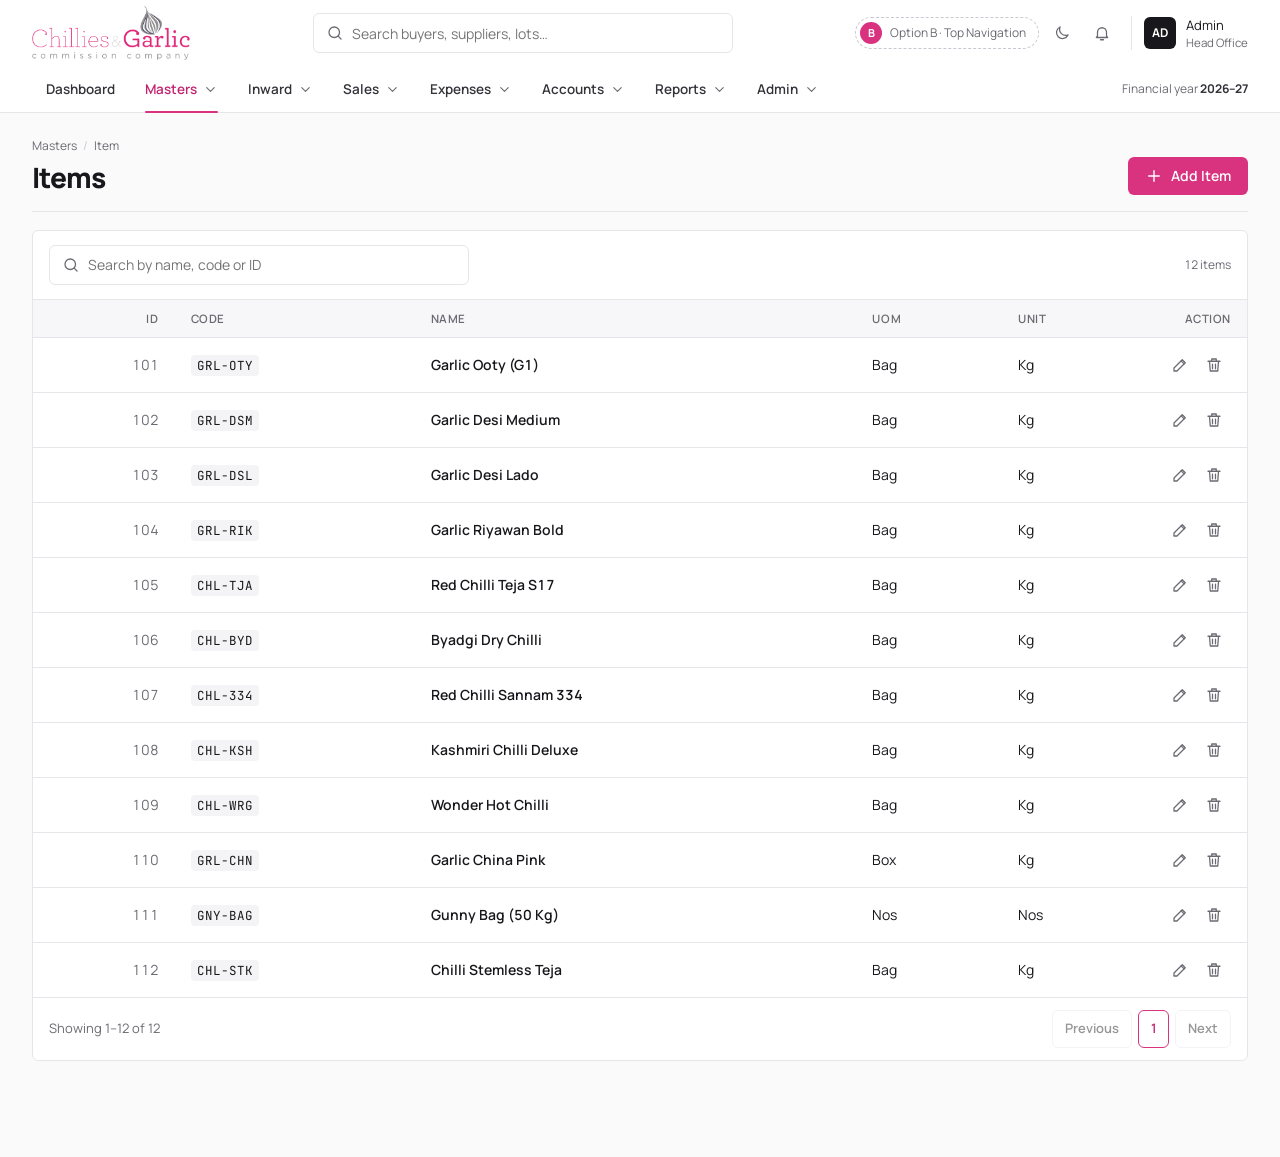
<file: Option-B-Top-Navigation.html>
<!doctype html>
<html lang="en">
<head>
<meta charset="utf-8">
<meta name="viewport" content="width=device-width, initial-scale=1, viewport-fit=cover">
<style>body { margin: 0; } img { max-width: 100%; }</style>
<title>C&amp;G Top Navigation</title>
<link rel="preconnect" href="https://fonts.googleapis.com">
<link rel="preconnect" href="https://fonts.gstatic.com" crossorigin>
<link rel="stylesheet" href="https://fonts.googleapis.com/css2?family=Manrope:wght@400;500;600;700;800&family=JetBrains+Mono:wght@500&display=swap">
<style>
/* Option B · Top navigation: two-tier white header with dropdown menus, full-width content, crisp 6px corners, dense tables. */
:root {
  --bg: #FAFAFB; --surface: #FFFFFF; --surface-2: #F4F4F6; --header-bg: #FFFFFF;
  --fg: #18171B; --label: #34333A; --muted: #6B6A72; --line: #E6E5EA; --line-strong: #C9C8D0;
  --accent: #D93380; --accent-hover: #C22470; --accent-text: #C22470; --accent-ink: #FFFFFF; --accent-soft: rgba(227,58,135,.10);
  --danger: #C62F2F; --danger-soft: #FCEBEB; --warn-soft: #FFF2D4; --warn-ink: #8A5A00; --focus: #E33A87;
  --field-bg: #FFFFFF; --row-hover: #FAF7F9; --th-bg: #F7F7F9; --toast-bg: #18171B; --toast-fg: #FFFFFF;
  --shadow: none; --shadow-color: rgba(24,23,27,.14); --scrim: rgba(18,16,20,.42); --drop-shadow: 0 12px 32px rgba(24,23,27,.12);
  --font-display: "Manrope", "Segoe UI", system-ui, sans-serif;
  --font-body: "Manrope", "Segoe UI", system-ui, sans-serif;
  --font-mono: "JetBrains Mono", ui-monospace, Consolas, monospace;
  --radius: 6px; --radius-sm: 6px; --gutter: 32px; --content-max: 1600px; --sticky-top: 132px; --h1-weight: 800; --h1-track: -0.025em;
}
@media (prefers-color-scheme: dark) { :root:not([data-theme="light"]) {
  --bg: #111013; --surface: #18171B; --surface-2: #222126; --header-bg: #18171B;
  --fg: #EFEEF2; --label: #D3D2D9; --muted: #9D9BA6; --line: #2A2930; --line-strong: #434149;
  --accent: #E0408A; --accent-hover: #EC5A9C; --accent-text: #F27AB2; --accent-ink: #FFFFFF; --accent-soft: rgba(236,76,149,.16);
  --danger: #F07A7A; --danger-soft: rgba(240,112,112,.14); --warn-soft: rgba(255,190,60,.15); --warn-ink: #F3C35A; --focus: #F27AB2;
  --field-bg: #141316; --row-hover: #1F1E23; --th-bg: #1D1C21; --toast-bg: #EFEEF2; --toast-fg: #18171B;
  --shadow-color: rgba(0,0,0,.55); --scrim: rgba(0,0,0,.6); --drop-shadow: 0 12px 32px rgba(0,0,0,.5); color-scheme: dark;
} }
:root[data-theme="dark"] {
  --bg: #111013; --surface: #18171B; --surface-2: #222126; --header-bg: #18171B;
  --fg: #EFEEF2; --label: #D3D2D9; --muted: #9D9BA6; --line: #2A2930; --line-strong: #434149;
  --accent: #E0408A; --accent-hover: #EC5A9C; --accent-text: #F27AB2; --accent-ink: #FFFFFF; --accent-soft: rgba(236,76,149,.16);
  --danger: #F07A7A; --danger-soft: rgba(240,112,112,.14); --warn-soft: rgba(255,190,60,.15); --warn-ink: #F3C35A; --focus: #F27AB2;
  --field-bg: #141316; --row-hover: #1F1E23; --th-bg: #1D1C21; --toast-bg: #EFEEF2; --toast-fg: #18171B;
  --shadow-color: rgba(0,0,0,.55); --scrim: rgba(0,0,0,.6); --drop-shadow: 0 12px 32px rgba(0,0,0,.5); color-scheme: dark;
}
/* ---------- shared structure (tokens come from each design) ---------- */
*, *::before, *::after { box-sizing: border-box; }
[hidden] { display: none !important; }
html { -webkit-text-size-adjust: 100%; }
body { background: var(--bg); color: var(--fg); font-family: var(--font-body); font-size: 14px; line-height: 1.5; }
h1, h2 { font-family: var(--font-display); text-wrap: balance; margin: 0; color: var(--fg); }
h1 { font-size: clamp(1.35rem, 1.1rem + 1vw, 1.75rem); font-weight: var(--h1-weight, 600); letter-spacing: var(--h1-track, -0.01em); line-height: 1.2; display: flex; align-items: center; gap: .6rem; flex-wrap: wrap; }
h2 { font-size: 1rem; font-weight: 600; }
a { color: var(--accent-text); }
button, input, select, textarea { font: inherit; color: inherit; }
.i { width: 18px; height: 18px; flex: none; }
.sr { position: absolute; width: 1px; height: 1px; overflow: hidden; clip: rect(0 0 0 0); white-space: nowrap; }
:focus-visible { outline: 2px solid var(--focus); outline-offset: 2px; }
@media (prefers-reduced-motion: reduce) { *, *::before, *::after { transition: none !important; animation: none !important; } }

/* content column */
.content { width: 100%; max-width: var(--content-max, 1360px); margin-inline: auto; padding-inline: var(--gutter, 16px); padding-block: 20px 96px; min-width: 0; }
section[data-screen] { display: grid; gap: 18px; min-width: 0; }

/* page head */
.page-head { display: flex; align-items: flex-end; justify-content: space-between; gap: 12px 20px; flex-wrap: wrap; }
.page-head > div:first-child { min-width: 0; }
.crumbs { display: flex; flex-wrap: wrap; gap: 6px; font-size: 12px; color: var(--muted); margin-bottom: 6px; }
.crumbs > * + *::before { content: "/"; margin-right: 6px; color: var(--line-strong); }
.crumbs a { color: var(--muted); text-decoration: none; }
.crumbs a:hover { color: var(--accent-text); }
.head-actions { display: flex; gap: 8px; flex-wrap: wrap; }
.status { font-family: var(--font-body); font-size: 11px; font-weight: 600; letter-spacing: .06em; text-transform: uppercase; padding: 3px 9px; border-radius: 999px; background: var(--warn-soft); color: var(--warn-ink); }
.meta-chip { display: inline-flex; align-items: center; gap: 6px; font-size: 13px; color: var(--muted); padding: 7px 12px; border: 1px solid var(--line); border-radius: var(--radius-sm); background: var(--surface); }

/* buttons */
.btn { display: inline-flex; align-items: center; justify-content: center; gap: 8px; min-height: 40px; padding: 0 16px; border-radius: var(--btn-radius, var(--radius-sm)); border: 1px solid transparent; font-weight: 600; font-size: 14px; text-decoration: none; cursor: pointer; white-space: nowrap; transition: background .15s, border-color .15s, color .15s, box-shadow .15s; }
.btn-primary { background: var(--accent); color: var(--accent-ink); box-shadow: var(--btn-shadow, none); }
.btn-primary:hover { background: var(--accent-hover); }
.btn-ghost { background: var(--surface); color: var(--fg); border-color: var(--line); }
.btn-ghost:hover { border-color: var(--line-strong); background: var(--surface-2); }
.btn-ghost.current { border-color: var(--accent); color: var(--accent-text); }
.btn:disabled { opacity: .45; cursor: not-allowed; }
.btn-sm { min-height: 34px; padding: 0 12px; font-size: 13px; }
.btn-block { width: 100%; }
.icon-btn { display: inline-grid; place-items: center; width: 34px; height: 34px; border-radius: var(--radius-sm); border: 1px solid transparent; background: transparent; color: var(--muted); cursor: pointer; text-decoration: none; }
.icon-btn:hover { background: var(--surface-2); color: var(--fg); border-color: var(--line); }
.icon-btn.danger:hover { color: var(--danger); background: var(--danger-soft); border-color: transparent; }

/* panel */
.panel { background: var(--surface); border: var(--panel-border, 1px solid var(--line)); border-radius: var(--radius); box-shadow: var(--shadow); min-width: 0; }
.toolbar { display: flex; align-items: center; justify-content: space-between; gap: 10px 16px; flex-wrap: wrap; padding: 14px 16px; border-bottom: 1px solid var(--line); }
.toolbar-title { display: flex; align-items: baseline; gap: 10px; }
.count { font-size: 12px; color: var(--muted); font-variant-numeric: tabular-nums; }
.search { display: flex; align-items: center; gap: 8px; flex: 1 1 260px; max-width: 420px; min-height: 40px; padding: 0 12px; border: 1px solid var(--line); border-radius: var(--field-radius, var(--radius-sm)); background: var(--field-bg); color: var(--muted); }
.search:focus-within { border-color: var(--accent); box-shadow: 0 0 0 3px var(--accent-soft); }
.search input { border: 0; outline: 0; background: transparent; flex: 1; min-width: 0; padding: 8px 0; color: var(--fg); }
.pager { display: flex; justify-content: space-between; align-items: center; gap: 10px; flex-wrap: wrap; padding: 12px 16px; border-top: 1px solid var(--line); color: var(--muted); font-size: 13px; }
.pager-btns { display: flex; gap: 6px; }
.warn { margin: 12px 16px 0; padding: 10px 12px; border-radius: var(--radius-sm); background: var(--danger-soft); color: var(--danger); font-size: 13px; }

/* tables */
.table-wrap { overflow-x: auto; }
table.data { width: 100%; border-collapse: collapse; font-variant-numeric: tabular-nums; }
.data th { text-align: left; font-size: 11.5px; font-weight: 600; letter-spacing: .05em; text-transform: uppercase; color: var(--muted); padding: 10px 16px; background: var(--th-bg, transparent); border-bottom: 1px solid var(--line); white-space: nowrap; }
.data td { padding: 12px 16px; border-bottom: 1px solid var(--line); vertical-align: middle; }
.data tbody tr:last-child td { border-bottom: 0; }
.data tbody tr:hover td { background: var(--row-hover); }
.data .num { text-align: right; }
.data .actions { text-align: right; white-space: nowrap; width: 1%; }
.data .strong { font-weight: 600; color: var(--fg); }
.data .muted { color: var(--muted); }
.data .nowrap { white-space: nowrap; }
.data td small { display: block; font-weight: 400; color: var(--muted); font-size: 12px; }
.data tr.empty td { text-align: center; color: var(--muted); padding: 32px 16px; }
.code { font-family: var(--font-mono); font-size: 12.5px; padding: 2px 6px; border-radius: 4px; background: var(--surface-2); color: var(--fg); white-space: nowrap; }
.tag { display: inline-block; font-size: 12px; font-weight: 600; padding: 2px 8px; border-radius: 999px; background: var(--accent-soft); color: var(--accent-text); white-space: nowrap; }
.cell-input { width: 96px; min-height: 34px; padding: 4px 8px; text-align: right; border: 1px solid var(--line); border-radius: var(--field-radius, var(--radius-sm)); background: var(--field-bg); font-variant-numeric: tabular-nums; }
.cell-input:focus { outline: 0; border-color: var(--accent); box-shadow: 0 0 0 3px var(--accent-soft); }
.cell-input.invalid { border-color: var(--danger); background: var(--danger-soft); }

/* table → cards on small screens */
@media (max-width: 640px) {
  .cards-sm thead { display: none; }
  .cards-sm, .cards-sm tbody, .cards-sm tr, .cards-sm td { display: block; width: 100%; }
  .cards-sm tr { padding: 12px 16px; border-bottom: 1px solid var(--line); display: grid; grid-template-columns: 1fr 1fr; gap: 4px 12px; }
  .cards-sm tbody tr:last-child { border-bottom: 0; }
  .cards-sm td { padding: 0; border: 0 !important; text-align: left !important; }
  .cards-sm td::before { content: attr(data-label); display: block; font-size: 11px; letter-spacing: .05em; text-transform: uppercase; color: var(--muted); }
  .cards-sm td[data-label="Name"] { grid-column: 1 / -1; order: -2; font-size: 15px; }
  .cards-sm td[data-label="Name"]::before, .cards-sm td[data-label="Action"]::before { display: none; }
  .cards-sm td[data-label="Action"] { grid-column: 1 / -1; display: flex; justify-content: flex-end; gap: 6px; width: auto; }
  .cards-sm tbody tr:hover td { background: transparent; }
}
@media (max-width: 1100px) {
  .cards-md thead { display: none; }
  .cards-md, .cards-md tbody, .cards-md tr, .cards-md td { display: block; width: 100%; }
  .cards-md tr { padding: 14px 16px; border-bottom: 1px solid var(--line); display: grid; grid-template-columns: repeat(auto-fit, minmax(120px, 1fr)); gap: 10px 14px; position: relative; }
  .cards-md tbody tr:last-child { border-bottom: 0; }
  .cards-md td { padding: 0; border: 0 !important; text-align: left !important; }
  .cards-md td::before { content: attr(data-label); display: block; font-size: 11px; letter-spacing: .05em; text-transform: uppercase; color: var(--muted); margin-bottom: 2px; }
  .cards-md td[data-label="Supplier"] { grid-column: 1 / -1; font-size: 15px; padding-right: 44px; }
  .cards-md td[data-label="Supplier"]::before, .cards-md td[data-label="Action"]::before { display: none; }
  .cards-md td[data-label="Action"] { position: absolute; top: 10px; right: 10px; width: auto; }
  .cards-md .cell-input { width: 100%; text-align: left; }
  .cards-md tbody tr:hover td { background: transparent; }
  .cards-md tr.empty { display: block; }
}

/* forms */
.form-section { padding: 20px 16px; display: grid; gap: 16px; }
.form-section + .form-section { border-top: 1px solid var(--line); }
.section-head p { margin: 4px 0 0; color: var(--muted); font-size: 13px; max-width: 60ch; }
.grid { display: grid; grid-template-columns: repeat(auto-fill, minmax(min(100%, 220px), 1fr)); gap: 14px 18px; }
.field { display: grid; gap: 6px; align-content: start; min-width: 0; }
.field.span-all { grid-column: 1 / -1; }
@media (min-width: 720px) { .field.span-2 { grid-column: span 2; } }
.field label { font-size: 13px; font-weight: 500; color: var(--label); }
.req { color: var(--accent-text); font-weight: 600; }
.field input, .field select, .field textarea { width: 100%; min-height: 42px; padding: 9px 12px; border: 1px solid var(--line); border-radius: var(--field-radius, var(--radius-sm)); background: var(--field-bg); color: var(--fg); transition: border-color .15s, box-shadow .15s; }
.field textarea { resize: vertical; min-height: 84px; }
.field input:focus, .field select:focus, .field textarea:focus { outline: 0; border-color: var(--accent); box-shadow: 0 0 0 3px var(--accent-soft); }
.field input[readonly] { background: var(--surface-2); color: var(--muted); }
.affix { display: flex; align-items: stretch; border: 1px solid var(--line); border-radius: var(--field-radius, var(--radius-sm)); background: var(--field-bg); overflow: hidden; }
.affix:focus-within { border-color: var(--accent); box-shadow: 0 0 0 3px var(--accent-soft); }
.affix > span { display: grid; place-items: center; padding: 0 10px; color: var(--muted); font-size: 13px; background: var(--surface-2); }
.field .affix input { border: 0; border-radius: 0; box-shadow: none !important; }
.hint { font-size: 12px; color: var(--muted); }
.err { display: none; font-size: 12px; color: var(--danger); }
.field.has-error .err { display: block; }
.field.has-error input, .field.has-error select, .field.has-error .affix { border-color: var(--danger); }
.form-actions { display: flex; justify-content: flex-end; gap: 10px; padding: 14px 16px; border-top: 1px solid var(--line); background: var(--surface); border-radius: 0 0 var(--radius) var(--radius); position: sticky; bottom: 0; }
@media (max-width: 640px) { .form-actions .btn { flex: 1; } }

/* sale order layout */
.so-layout { display: grid; gap: 18px; grid-template-columns: minmax(0, 1fr); align-items: start; }
.so-main { display: grid; gap: 18px; min-width: 0; }
@media (min-width: 1240px) { .so-layout { grid-template-columns: minmax(0, 1fr) 300px; } .so-side { position: sticky; top: var(--sticky-top, 84px); } }
.summary { padding: 18px; display: grid; gap: 14px; }
.summary dl { margin: 0; display: grid; gap: 10px; }
.summary dl > div { display: flex; justify-content: space-between; gap: 12px; font-variant-numeric: tabular-nums; }
.summary dt { color: var(--muted); }
.summary dd { margin: 0; font-weight: 600; text-align: right; }
.summary .grand { padding-top: 12px; border-top: 1px dashed var(--line-strong); font-size: 16px; }
.summary .grand dd { color: var(--accent-text); font-size: 18px; }
.summary-actions { display: grid; gap: 8px; }
@media (max-width: 1239px) {
  .summary { grid-template-columns: 1fr; }
  .so-side { position: sticky; bottom: 0; z-index: 5; }
  .so-side .summary { border-radius: var(--radius) var(--radius) 0 0; box-shadow: 0 -8px 24px var(--shadow-color); }
  .so-side .summary > h2, .so-side .summary > .hint, .so-side .summary dl > div:not(.grand) { display: none; }
  .so-side .summary { grid-template-columns: 1fr auto; align-items: center; padding: 12px 16px; }
  .so-side .summary dl .grand { border: 0; padding: 0; flex-direction: column; gap: 0; }
  .so-side .summary-actions { grid-auto-flow: column; }
  .so-side .summary-actions .btn-ghost { display: none; }
}

/* toast */
.toast { position: fixed; left: 50%; bottom: calc(24px + env(safe-area-inset-bottom, 0px)); transform: translate(-50%, 12px); max-width: calc(100% - 32px); padding: 12px 18px; border-radius: var(--radius-sm); background: var(--toast-bg); color: var(--toast-fg); font-size: 13.5px; box-shadow: 0 10px 30px var(--shadow-color); opacity: 0; transition: opacity .2s, transform .2s; z-index: 100; }
.toast.show { opacity: 1; transform: translate(-50%, 0); }

/* design label for the client (sits in each shell's top bar) */
.option-badge { display: inline-flex; align-items: center; gap: 8px; padding: 4px 12px 4px 4px; border-radius: 999px; border: 1px dashed var(--line-strong); color: var(--muted); font-size: 12px; white-space: nowrap; }
.option-badge b { display: grid; place-items: center; width: 22px; height: 22px; border-radius: 50%; background: var(--accent); color: var(--accent-ink); font-size: 11px; }
@media (max-width: 720px) { .option-badge span { display: none; } .option-badge { padding: 4px; } }


/* ---------- Option B chrome ---------- */
.header { position: sticky; top: env(safe-area-inset-top, 0px); z-index: 30; background: var(--header-bg); border-bottom: 1px solid var(--line); }
.header-row { max-width: var(--content-max); margin-inline: auto; padding-inline: var(--gutter); display: flex; align-items: center; gap: 20px; }
.row-1 { height: 66px; }
.row-1 img { width: 158px; height: auto; display: block; }
.row-1 .search { flex: 0 1 460px; margin-inline: auto; }
.top-right { display: flex; align-items: center; gap: 6px; }
.avatar { display: flex; align-items: center; gap: 10px; padding-left: 12px; margin-left: 6px; border-left: 1px solid var(--line); font-size: 13px; }
.avatar b { width: 32px; height: 32px; border-radius: 6px; background: var(--fg); color: var(--surface); display: grid; place-items: center; font-size: 12px; }
.avatar small { display: block; color: var(--muted); font-size: 11.5px; line-height: 1.2; }
.row-2 { height: 46px; gap: 4px; }
.mainnav { display: flex; align-items: stretch; gap: 2px; height: 100%; }
.nav-top { display: flex; align-items: center; gap: 6px; height: 100%; padding: 0 14px; color: var(--label); font-weight: 600; font-size: 13.5px; text-decoration: none; cursor: pointer; list-style: none; position: relative; white-space: nowrap; }
.nav-top::-webkit-details-marker { display: none; }
.nav-top:hover { color: var(--fg); }
.nav-top .chev { width: 15px; height: 15px; color: var(--muted); transition: transform .2s; }
details.menu { position: relative; }
details.menu[open] > .nav-top .chev { transform: rotate(180deg); }
details.menu.has-active > .nav-top { color: var(--accent-text); }
details.menu.has-active > .nav-top::after { content: ""; position: absolute; left: 14px; right: 14px; bottom: -1px; height: 2px; background: var(--accent); border-radius: 2px; }
.dropdown { position: absolute; top: calc(100% + 1px); left: 0; min-width: 230px; padding: 8px; background: var(--surface); border: 1px solid var(--line); border-radius: 8px; box-shadow: var(--drop-shadow); display: grid; gap: 1px; }
.dropdown.wide { grid-template-columns: repeat(2, minmax(200px, 1fr)); min-width: 460px; }
.nav-link { display: block; padding: 8px 12px; border-radius: 5px; color: var(--label); text-decoration: none; font-size: 13.5px; }
.nav-link:hover { background: var(--surface-2); color: var(--fg); }
.nav-link.active { background: var(--accent-soft); color: var(--accent-text); font-weight: 700; }
.fy { margin-left: auto; font-size: 12px; color: var(--muted); white-space: nowrap; }
.fy b { color: var(--label); }
.menu-btn, .drawer-head { display: none; }
details.menu:nth-last-of-type(-n+2) .dropdown { left: auto; right: 0; }
.scrim { display: none; }

/* B: denser, flatter components */
.content { padding-block: 24px 96px; }
.page-head { padding-bottom: 16px; border-bottom: 1px solid var(--line); }
.data td { padding: 10px 16px; }
.btn { min-height: 38px; }
.tag { border-radius: 4px; }

@media (max-width: 1099px) { .avatar span { display: none; } .avatar { border: 0; padding-left: 0; } .fy { display: none; } }
@media (max-width: 899px) {
  :root { --gutter: 16px; --sticky-top: 84px; }
  .row-1 { height: 60px; gap: 10px; }
  .row-1 img { width: 128px; }
  .row-1 .search { display: none; }
  .top-right { margin-left: auto; }
  .menu-btn { display: inline-grid; }
  .row-2 { position: fixed; top: 0; bottom: 0; right: 0; width: min(320px, 88vw); height: auto; padding: env(safe-area-inset-top, 0px) 0 20px; background: var(--surface); transform: translateX(102%); transition: transform .25s ease; box-shadow: -8px 0 30px var(--shadow-color); flex-direction: column; align-items: stretch; overflow-y: auto; z-index: 50; }
  body.nav-open .row-2 { transform: none; }
  body.nav-open .scrim { display: block; position: fixed; inset: 0; background: var(--scrim); z-index: 25; }
  .drawer-head { display: flex; justify-content: space-between; align-items: center; padding: 14px 16px; border-bottom: 1px solid var(--line); font-weight: 700; }
  .mainnav { flex-direction: column; height: auto; padding: 8px; }
  .nav-top { height: 46px; padding: 0 12px; border-radius: 6px; }
  .nav-top .chev { margin-left: auto; }
  details.menu.has-active > .nav-top::after { left: 0; right: auto; top: 12px; bottom: 12px; width: 3px; height: auto; }
  .dropdown, .dropdown.wide { position: static; min-width: 0; border: 0; box-shadow: none; padding: 0 0 8px 12px; grid-template-columns: 1fr; }
  .fy { display: block; margin: 12px 20px 0; }
}
@media (max-width: 480px) { .bell { display: none; } }
</style>
</head>
<body>

<svg xmlns="http://www.w3.org/2000/svg" style="display:none" aria-hidden="true">
  <defs>
    <g id="g-stroke" fill="none" stroke="currentColor" stroke-width="1.7" stroke-linecap="round" stroke-linejoin="round"></g>
  </defs>
  <symbol id="i-home" viewBox="0 0 24 24"><g fill="none" stroke="currentColor" stroke-width="1.7" stroke-linecap="round" stroke-linejoin="round"><rect x="3" y="3" width="7.5" height="7.5" rx="1.5"/><rect x="13.5" y="3" width="7.5" height="7.5" rx="1.5"/><rect x="3" y="13.5" width="7.5" height="7.5" rx="1.5"/><rect x="13.5" y="13.5" width="7.5" height="7.5" rx="1.5"/></g></symbol>
  <symbol id="i-box" viewBox="0 0 24 24"><g fill="none" stroke="currentColor" stroke-width="1.7" stroke-linecap="round" stroke-linejoin="round"><path d="M21 8 12 3 3 8v8l9 5 9-5z"/><path d="m3 8 9 5 9-5M12 13v8"/></g></symbol>
  <symbol id="i-inward" viewBox="0 0 24 24"><g fill="none" stroke="currentColor" stroke-width="1.7" stroke-linecap="round" stroke-linejoin="round"><path d="M1 6h13v10H1zM14 10h4l4 4v2h-8z"/><circle cx="5.5" cy="18" r="2"/><circle cx="17.5" cy="18" r="2"/></g></symbol>
  <symbol id="i-cart" viewBox="0 0 24 24"><g fill="none" stroke="currentColor" stroke-width="1.7" stroke-linecap="round" stroke-linejoin="round"><path d="M3 4h2l2.4 11h11l2-8H6.3"/><circle cx="9.5" cy="19.5" r="1.4"/><circle cx="17" cy="19.5" r="1.4"/></g></symbol>
  <symbol id="i-receipt" viewBox="0 0 24 24"><g fill="none" stroke="currentColor" stroke-width="1.7" stroke-linecap="round" stroke-linejoin="round"><path d="M6 2h12v20l-3-2-3 2-3-2-3 2z"/><path d="M9 7h6M9 11h6M9 15h4"/></g></symbol>
  <symbol id="i-book" viewBox="0 0 24 24"><g fill="none" stroke="currentColor" stroke-width="1.7" stroke-linecap="round" stroke-linejoin="round"><path d="M4 4.5A2.5 2.5 0 0 1 6.5 2H20v17H6.5A2.5 2.5 0 0 0 4 21.5z"/><path d="M4 19.5V21.5M9 7h7M9 11h5"/></g></symbol>
  <symbol id="i-chart" viewBox="0 0 24 24"><g fill="none" stroke="currentColor" stroke-width="1.7" stroke-linecap="round" stroke-linejoin="round"><path d="M3 3v18h18"/><path d="M7 15l4-4 3 3 5-6"/></g></symbol>
  <symbol id="i-users" viewBox="0 0 24 24"><g fill="none" stroke="currentColor" stroke-width="1.7" stroke-linecap="round" stroke-linejoin="round"><circle cx="9" cy="8" r="3.5"/><path d="M2.5 20a6.5 6.5 0 0 1 13 0M16 4.6a3.5 3.5 0 0 1 0 6.8M21.5 20a6.5 6.5 0 0 0-4-6"/></g></symbol>
  <symbol id="i-search" viewBox="0 0 24 24"><g fill="none" stroke="currentColor" stroke-width="1.7" stroke-linecap="round" stroke-linejoin="round"><circle cx="11" cy="11" r="7"/><path d="m20 20-3.5-3.5"/></g></symbol>
  <symbol id="i-plus" viewBox="0 0 24 24"><g fill="none" stroke="currentColor" stroke-width="1.9" stroke-linecap="round"><path d="M12 5v14M5 12h14"/></g></symbol>
  <symbol id="i-edit" viewBox="0 0 24 24"><g fill="none" stroke="currentColor" stroke-width="1.7" stroke-linecap="round" stroke-linejoin="round"><path d="M4 20h4L19 9l-4-4L4 16z"/><path d="m13.5 6.5 4 4"/></g></symbol>
  <symbol id="i-trash" viewBox="0 0 24 24"><g fill="none" stroke="currentColor" stroke-width="1.7" stroke-linecap="round" stroke-linejoin="round"><path d="M4 7h16M10 11v6M14 11v6M6 7l1 13h10l1-13M9 7V4h6v3"/></g></symbol>
  <symbol id="i-menu" viewBox="0 0 24 24"><g fill="none" stroke="currentColor" stroke-width="1.8" stroke-linecap="round"><path d="M4 7h16M4 12h16M4 17h16"/></g></symbol>
  <symbol id="i-close" viewBox="0 0 24 24"><g fill="none" stroke="currentColor" stroke-width="1.8" stroke-linecap="round"><path d="M6 6l12 12M18 6 6 18"/></g></symbol>
  <symbol id="i-moon" viewBox="0 0 24 24"><g fill="none" stroke="currentColor" stroke-width="1.7" stroke-linecap="round" stroke-linejoin="round"><path d="M20 14.5A8 8 0 0 1 9.5 4a8 8 0 1 0 10.5 10.5z"/></g></symbol>
  <symbol id="i-chevron" viewBox="0 0 24 24"><g fill="none" stroke="currentColor" stroke-width="1.8" stroke-linecap="round" stroke-linejoin="round"><path d="m6 9 6 6 6-6"/></g></symbol>
  <symbol id="i-back" viewBox="0 0 24 24"><g fill="none" stroke="currentColor" stroke-width="1.8" stroke-linecap="round" stroke-linejoin="round"><path d="M15 18l-6-6 6-6"/></g></symbol>
  <symbol id="i-bell" viewBox="0 0 24 24"><g fill="none" stroke="currentColor" stroke-width="1.7" stroke-linecap="round" stroke-linejoin="round"><path d="M6 16V11a6 6 0 1 1 12 0v5l1.5 2h-15z"/><path d="M10 21h4"/></g></symbol>
  <symbol id="i-wallet" viewBox="0 0 24 24"><g fill="none" stroke="currentColor" stroke-width="1.7" stroke-linecap="round" stroke-linejoin="round"><path d="M3 7a2 2 0 0 1 2-2h13v4"/><path d="M3 7v11a2 2 0 0 0 2 2h15V9H5a2 2 0 0 1-2-2z"/><circle cx="16" cy="14.5" r="1.2"/></g></symbol>
  <symbol id="i-more" viewBox="0 0 24 24"><g fill="currentColor"><circle cx="5" cy="12" r="1.7"/><circle cx="12" cy="12" r="1.7"/><circle cx="19" cy="12" r="1.7"/></g></symbol>
  <symbol id="i-calendar" viewBox="0 0 24 24"><g fill="none" stroke="currentColor" stroke-width="1.7" stroke-linecap="round" stroke-linejoin="round"><rect x="3" y="5" width="18" height="16" rx="2"/><path d="M3 10h18M8 3v4M16 3v4"/></g></symbol>
</svg>


<header class="header">
  <div class="header-row row-1">
    <img src="[data-uri]" alt="Chillies &amp; Garlic commission company" width="158" height="43">
    <label class="search" for="globalSearch">
      <svg class="i" viewBox="0 0 24 24"><use href="#i-search"/></svg>
      <input id="globalSearch" type="search" placeholder="Search buyers, suppliers, lots…" autocomplete="off">
    </label>
    <div class="top-right">
      <span class="option-badge"><b>B</b><span>Option B · Top Navigation</span></span>
      <button class="icon-btn" type="button" data-theme-toggle aria-label="Switch light or dark mode" title="Light / dark"><svg class="i" viewBox="0 0 24 24"><use href="#i-moon"/></svg></button>
      <button class="icon-btn bell" type="button" data-demo-off aria-label="Notifications" title="Notifications"><span class="sr">Notifications</span><svg class="i" viewBox="0 0 24 24"><use href="#i-bell"/></svg></button>
      <span class="avatar"><b>AD</b><span>Admin<small>Head Office</small></span></span>
      <button class="icon-btn menu-btn" type="button" data-drawer-toggle aria-label="Open menu"><svg class="i" viewBox="0 0 24 24"><use href="#i-menu"/></svg></button>
    </div>
  </div>
  <div class="header-row row-2" aria-label="Main menu">
    <div class="drawer-head"><span>Menu</span><button class="icon-btn" type="button" data-drawer-toggle aria-label="Close menu"><svg class="i" viewBox="0 0 24 24"><use href="#i-close"/></svg></button></div>
    <nav class="mainnav">
<a class="nav-top" href="#" data-demo-off>Dashboard</a>
<details class="menu" data-group>
        <summary class="nav-top">Masters<svg class="i chev" viewBox="0 0 24 24" aria-hidden="true"><use href="#i-chevron"/></svg></summary>
        <div class="dropdown wide"><a class="nav-link" href="#items" data-go="items">Item</a><a class="nav-link" href="#" data-demo-off>Item Classification</a><a class="nav-link" href="#" data-demo-off>Unit</a><a class="nav-link" href="#" data-demo-off>Tag</a><a class="nav-link" href="#" data-demo-off>Account</a><a class="nav-link" href="#" data-demo-off>Sub Head</a><a class="nav-link" href="#" data-demo-off>Location</a><a class="nav-link" href="#" data-demo-off>Transport</a><a class="nav-link" href="#" data-demo-off>Transport Area</a><a class="nav-link" href="#" data-demo-off>Staff</a><a class="nav-link" href="#" data-demo-off>Department</a><a class="nav-link" href="#" data-demo-off>Expense Head</a></div>
      </details>
<details class="menu" data-group>
        <summary class="nav-top">Inward<svg class="i chev" viewBox="0 0 24 24" aria-hidden="true"><use href="#i-chevron"/></svg></summary>
        <div class="dropdown"><a class="nav-link" href="#" data-demo-off>Inward Entry</a><a class="nav-link" href="#" data-demo-off>Supplier Invoice</a><a class="nav-link" href="#" data-demo-off>Supplier Payment</a></div>
      </details>
<details class="menu" data-group>
        <summary class="nav-top">Sales<svg class="i chev" viewBox="0 0 24 24" aria-hidden="true"><use href="#i-chevron"/></svg></summary>
        <div class="dropdown"><a class="nav-link" href="#sale-order" data-go="sale-order">Sale Order</a><a class="nav-link" href="#" data-demo-off>Customer Invoice</a><a class="nav-link" href="#" data-demo-off>Sale Receipt</a><a class="nav-link" href="#" data-demo-off>Dispatch</a></div>
      </details>
<details class="menu" data-group>
        <summary class="nav-top">Expenses<svg class="i chev" viewBox="0 0 24 24" aria-hidden="true"><use href="#i-chevron"/></svg></summary>
        <div class="dropdown"><a class="nav-link" href="#" data-demo-off>Expense Invoice</a><a class="nav-link" href="#" data-demo-off>Expense Payment</a></div>
      </details>
<details class="menu" data-group>
        <summary class="nav-top">Accounts<svg class="i chev" viewBox="0 0 24 24" aria-hidden="true"><use href="#i-chevron"/></svg></summary>
        <div class="dropdown"><a class="nav-link" href="#" data-demo-off>Journal Voucher</a><a class="nav-link" href="#" data-demo-off>Contra Voucher</a><a class="nav-link" href="#" data-demo-off>Ledger</a><a class="nav-link" href="#" data-demo-off>Bank Reconciliation</a><a class="nav-link" href="#" data-demo-off>Credit Score</a></div>
      </details>
<details class="menu" data-group>
        <summary class="nav-top">Reports<svg class="i chev" viewBox="0 0 24 24" aria-hidden="true"><use href="#i-chevron"/></svg></summary>
        <div class="dropdown wide"><a class="nav-link" href="#" data-demo-off>Balance Sheet</a><a class="nav-link" href="#" data-demo-off>Profit & Loss</a><a class="nav-link" href="#" data-demo-off>Trial Balance</a><a class="nav-link" href="#" data-demo-off>T-Ledger</a><a class="nav-link" href="#" data-demo-off>Schedules</a><a class="nav-link" href="#" data-demo-off>Sundry</a><a class="nav-link" href="#" data-demo-off>Daily Cash Sale</a><a class="nav-link" href="#" data-demo-off>Daily Journal</a><a class="nav-link" href="#" data-demo-off>Daily Sale (Inward)</a><a class="nav-link" href="#" data-demo-off>Sale Summary</a><a class="nav-link" href="#" data-demo-off>Debtors Collection</a><a class="nav-link" href="#" data-demo-off>Debt Management</a><a class="nav-link" href="#" data-demo-off>Outstanding Bill Age</a><a class="nav-link" href="#" data-demo-off>Inward Tracking</a><a class="nav-link" href="#" data-demo-off>Item-wise Stock</a><a class="nav-link" href="#" data-demo-off>Bank Payment Daily</a><a class="nav-link" href="#" data-demo-off>Bank Reconciliation</a></div>
      </details>
<details class="menu" data-group>
        <summary class="nav-top">Admin<svg class="i chev" viewBox="0 0 24 24" aria-hidden="true"><use href="#i-chevron"/></svg></summary>
        <div class="dropdown"><a class="nav-link" href="#" data-demo-off>Users</a><a class="nav-link" href="#" data-demo-off>User Roles</a><a class="nav-link" href="#" data-demo-off>Credit Score Config</a><a class="nav-link" href="#" data-demo-off>Print Queue</a></div>
      </details>
    </nav>
    <span class="fy">Financial year <b>2026–27</b></span>
  </div>
</header>
<div class="scrim" data-scrim></div>

<main class="content">
<!-- ===================== ITEM LIST ===================== -->
<section data-screen="items" aria-labelledby="h-items">
  <header class="page-head">
    <div>
      <nav class="crumbs" aria-label="Breadcrumb"><span>Masters</span><span>Item</span></nav>
      <h1 id="h-items">Items</h1>
    </div>
    <div class="head-actions">
      <a class="btn btn-primary" href="#item-form" data-go="item-form"><svg class="i" viewBox="0 0 24 24"><use href="#i-plus"/></svg><span>Add Item</span></a>
    </div>
  </header>

  <div class="panel">
    <div class="toolbar">
      <label class="search" for="itemSearch">
        <svg class="i" viewBox="0 0 24 24"><use href="#i-search"/></svg>
        <input id="itemSearch" type="search" placeholder="Search by name, code or ID" autocomplete="off">
      </label>
      <span class="count" id="itemCount">12 items</span>
    </div>
    <div class="table-wrap">
      <table class="data cards-sm">
        <thead><tr><th class="num">ID</th><th>Code</th><th>Name</th><th>UOM</th><th>Unit</th><th class="actions">Action</th></tr></thead>
        <tbody id="itemRows"></tbody>
      </table>
    </div>
    <div class="pager">
      <span>Showing 1–12 of 12</span>
      <div class="pager-btns">
        <button class="btn btn-ghost btn-sm" type="button" disabled>Previous</button>
        <button class="btn btn-ghost btn-sm current" type="button" aria-current="page">1</button>
        <button class="btn btn-ghost btn-sm" type="button" disabled>Next</button>
      </div>
    </div>
  </div>
</section>

<!-- ===================== ITEM FORM ===================== -->
<section data-screen="item-form" aria-labelledby="h-item-form" hidden>
  <header class="page-head">
    <div>
      <nav class="crumbs" aria-label="Breadcrumb"><span>Masters</span><a href="#items" data-go="items">Item</a><span>Edit</span></nav>
      <h1 id="h-item-form">Edit Item</h1>
    </div>
    <div class="head-actions">
      <a class="btn btn-ghost" href="#items" data-go="items"><svg class="i" viewBox="0 0 24 24"><use href="#i-back"/></svg><span>Back to list</span></a>
    </div>
  </header>

  <form id="itemForm" class="panel form" novalidate>
    <div class="form-section">
      <div class="section-head"><h2>Item details</h2><p>Name and code appear on inward entries, sale orders and invoices.</p></div>
      <div class="grid">
        <div class="field">
          <label for="f-name">Item Name <b class="req" aria-hidden="true">*</b></label>
          <input id="f-name" type="text" value="Garlic Ooty (G1)" placeholder="Enter Item Name" required>
          <span class="err">Item Name is required.</span>
        </div>
        <div class="field">
          <label for="f-code">Item Code <b class="req" aria-hidden="true">*</b></label>
          <input id="f-code" type="text" value="GRL-OTY" placeholder="Enter Item Code" required>
          <span class="err">Item Code is required.</span>
        </div>
        <div class="field">
          <label for="f-class">Item Classification</label>
          <select id="f-class"><option>Garlic</option><option>Dry Chilli</option><option>Packing Material</option></select>
        </div>
        <div class="field">
          <label for="f-type">Type</label>
          <select id="f-type"><option>Commission</option><option>Trading</option><option>Consumable</option></select>
        </div>
        <div class="field span-all">
          <label for="f-desc">Item Description</label>
          <textarea id="f-desc" rows="3" placeholder="Enter Item Description">Ooty garlic, grade G1, 40–45 mm bulbs.</textarea>
        </div>
      </div>
    </div>

    <div class="form-section">
      <div class="section-head"><h2>Units and rate</h2><p>UOM is how stock arrives. Unit (for Rate) is what the rate is quoted per.</p></div>
      <div class="grid">
        <div class="field">
          <label for="f-uom">UOM <b class="req" aria-hidden="true">*</b></label>
          <select id="f-uom" required><option>Bag</option><option>Box</option><option>Kg</option><option>Nos</option></select>
        </div>
        <div class="field">
          <label for="f-unit">Unit (for Rate)</label>
          <input id="f-unit" type="text" value="Kg" placeholder="Enter UOM (for Rate)">
        </div>
        <div class="field">
          <label for="f-rate">Rate</label>
          <div class="affix"><span>₹</span><input id="f-rate" type="number" step="0.01" value="118.50" placeholder="Enter Rate"><span>/ Kg</span></div>
        </div>
        <div class="field">
          <label for="f-min">Min Required Qty</label>
          <input id="f-min" type="number" value="500" placeholder="Enter Min Required Qty">
          <span class="hint">Low-stock alert below this quantity.</span>
        </div>
      </div>
    </div>

    <div class="form-actions">
      <a class="btn btn-ghost" href="#items" data-go="items">Cancel</a>
      <button class="btn btn-primary" type="submit">Save Item</button>
    </div>
  </form>
</section>

<!-- ===================== SALE ORDER ===================== -->
<section data-screen="sale-order" aria-labelledby="h-so" hidden>
  <header class="page-head">
    <div>
      <nav class="crumbs" aria-label="Breadcrumb"><span>Sales</span><span>Sale Order</span><span>New</span></nav>
      <h1 id="h-so">New Sale Order <span class="status">Draft</span></h1>
    </div>
    <div class="head-actions">
      <span class="meta-chip"><svg class="i" viewBox="0 0 24 24"><use href="#i-calendar"/></svg>06 Oct 2026</span>
    </div>
  </header>

  <form id="soForm" class="so-layout" novalidate>
    <div class="so-main">
      <div class="panel form">
        <div class="form-section">
          <div class="section-head"><h2>Buyer</h2></div>
          <div class="grid">
            <div class="field span-2">
              <label for="so-buyer">Buyer Name <b class="req" aria-hidden="true">*</b></label>
              <div class="affix"><span><svg class="i" viewBox="0 0 24 24"><use href="#i-search"/></svg></span><input id="so-buyer" type="text" value="Balaji Masala Udyog, Indore" required></div>
              <span class="err">Choose a buyer.</span>
            </div>
            <div class="field">
              <label for="so-contact">Contact No</label>
              <input id="so-contact" type="tel" value="98260 41733" placeholder="Contact No">
            </div>
            <div class="field">
              <label for="so-pay">Payment Mode <b class="req" aria-hidden="true">*</b></label>
              <select id="so-pay" required><option>Credit</option><option>Cash</option></select>
            </div>
            <div class="field">
              <label for="soAdvance">Advance Amount</label>
              <div class="affix"><span>₹</span><input id="soAdvance" type="number" step="1" value="50000" placeholder="Cash Advance Amount"></div>
            </div>
            <div class="field">
              <label for="so-pending">Pending Since</label>
              <input id="so-pending" type="text" value="12 days (₹ 84,600)" readonly>
              <span class="hint">Oldest unpaid bill for this buyer.</span>
            </div>
          </div>
        </div>

        <div class="form-section">
          <div class="section-head"><h2>Delivery and transport</h2></div>
          <div class="grid">
            <div class="field">
              <label for="so-date">Expected Delivery Date <b class="req" aria-hidden="true">*</b></label>
              <input id="so-date" type="date" value="2026-10-08" required>
            </div>
            <div class="field span-2">
              <label for="so-trans">Transporter Name</label>
              <div class="affix"><span><svg class="i" viewBox="0 0 24 24"><use href="#i-search"/></svg></span><input id="so-trans" type="text" value="Shree Ganesh Roadlines" placeholder="Search by transporter, company, area or pincode"></div>
            </div>
            <div class="field">
              <label for="so-tmob">Mobile No</label>
              <input id="so-tmob" type="tel" value="94250 11872" placeholder="Mobile No">
            </div>
            <div class="field">
              <label for="so-area">Area / Pincode</label>
              <input id="so-area" type="text" value="Siyaganj, Indore · 452007" placeholder="Enter pincode to search">
            </div>
          </div>
        </div>
      </div>

      <div class="panel">
        <div class="toolbar">
          <div class="toolbar-title"><h2>Supplier lots</h2><span class="count" id="soLineCount">3 lots</span></div>
          <button class="btn btn-ghost btn-sm" type="button" data-add-lot><svg class="i" viewBox="0 0 24 24"><use href="#i-plus"/></svg><span>Add Supplier Lot</span></button>
        </div>
        <p class="warn" id="soWarn" hidden>Req. Qty is more than Avl. Qty on a highlighted lot. Lower it to save.</p>
        <div class="table-wrap">
          <table class="data cards-md lots">
            <thead><tr><th>Supplier</th><th class="num">Arr. Qty</th><th>Inward Date</th><th>Item</th><th>Lot</th><th>Tag</th><th class="num">Avl. Qty</th><th class="num">Req. Qty</th><th class="num">Rate (₹/Kg)</th><th class="num">Amount (₹)</th><th class="actions"><span class="sr">Action</span></th></tr></thead>
            <tbody id="soRows"></tbody>
          </table>
        </div>
      </div>
    </div>

    <aside class="so-side">
      <div class="panel summary">
        <h2>Order summary</h2>
        <dl>
          <div><dt>Total quantity</dt><dd id="soTotalQty">2,500 Kg</dd></div>
          <div><dt>Sub total</dt><dd id="soSubtotal">₹ 0.00</dd></div>
          <div><dt>Advance received</dt><dd id="soAdvanceOut">₹ 0.00</dd></div>
          <div class="grand"><dt>Balance due</dt><dd id="soBalance">₹ 0.00</dd></div>
        </dl>
        <p class="hint">Sample figures. Final amounts are calculated exactly as in the current system.</p>
        <div class="summary-actions">
          <button class="btn btn-primary btn-block" type="submit">Save Sale Order</button>
          <a class="btn btn-ghost btn-block" href="#items" data-go="items">Discard</a>
        </div>
      </div>
    </aside>
  </form>
</section>

</main>

<div id="toast" class="toast" role="status" aria-live="polite" hidden></div>
<script>
/* Shared behaviour for all three design options. Same IDs / data-* hooks in every shell. */
(function () {
  var ITEMS = [
    { id: 101, code: 'GRL-OTY', name: 'Garlic Ooty (G1)', uom: 'Bag', unit: 'Kg' },
    { id: 102, code: 'GRL-DSM', name: 'Garlic Desi Medium', uom: 'Bag', unit: 'Kg' },
    { id: 103, code: 'GRL-DSL', name: 'Garlic Desi Lado', uom: 'Bag', unit: 'Kg' },
    { id: 104, code: 'GRL-RIK', name: 'Garlic Riyawan Bold', uom: 'Bag', unit: 'Kg' },
    { id: 105, code: 'CHL-TJA', name: 'Red Chilli Teja S17', uom: 'Bag', unit: 'Kg' },
    { id: 106, code: 'CHL-BYD', name: 'Byadgi Dry Chilli', uom: 'Bag', unit: 'Kg' },
    { id: 107, code: 'CHL-334', name: 'Red Chilli Sannam 334', uom: 'Bag', unit: 'Kg' },
    { id: 108, code: 'CHL-KSH', name: 'Kashmiri Chilli Deluxe', uom: 'Bag', unit: 'Kg' },
    { id: 109, code: 'CHL-WRG', name: 'Wonder Hot Chilli', uom: 'Bag', unit: 'Kg' },
    { id: 110, code: 'GRL-CHN', name: 'Garlic China Pink', uom: 'Box', unit: 'Kg' },
    { id: 111, code: 'GNY-BAG', name: 'Gunny Bag (50 Kg)', uom: 'Nos', unit: 'Nos' },
    { id: 112, code: 'CHL-STK', name: 'Chilli Stemless Teja', uom: 'Bag', unit: 'Kg' }
  ];

  var LOTS = [
    { supplier: 'Ramesh Patidar', place: 'Mandsaur', arr: 3200, date: '02 Oct 2026', item: 'Garlic Ooty (G1)', lot: 'L-2610-07', tag: 'MD-12', avl: 2350, req: 1200, rate: 118.5 },
    { supplier: 'Shree Krishna Traders', place: 'Neemuch', arr: 1800, date: '03 Oct 2026', item: 'Garlic Desi Medium', lot: 'L-2610-11', tag: 'NM-04', avl: 1800, req: 800, rate: 96 },
    { supplier: 'Gopal Agro', place: 'Ratlam', arr: 2600, date: '04 Oct 2026', item: 'Red Chilli Teja S17', lot: 'L-2610-15', tag: 'RT-21', avl: 1450, req: 500, rate: 212.75 }
  ];

  var ICON = {
    edit: '<svg class="i" viewBox="0 0 24 24"><use href="#i-edit"/></svg>',
    trash: '<svg class="i" viewBox="0 0 24 24"><use href="#i-trash"/></svg>'
  };

  var root = document.documentElement;
  var $ = function (s, el) { return (el || document).querySelector(s); };
  var $$ = function (s, el) { return Array.prototype.slice.call((el || document).querySelectorAll(s)); };
  var inr = new Intl.NumberFormat('en-IN', { minimumFractionDigits: 2, maximumFractionDigits: 2 });
  var qty = new Intl.NumberFormat('en-IN');

  /* ---------- toast ---------- */
  var toastTimer;
  function toast(msg) {
    var t = $('#toast');
    if (!t) return;
    t.textContent = msg;
    t.hidden = false;
    t.classList.add('show');
    clearTimeout(toastTimer);
    toastTimer = setTimeout(function () { t.classList.remove('show'); setTimeout(function () { t.hidden = true; }, 250); }, 2600);
  }

  /* ---------- screens ---------- */
  var SCREENS = ['items', 'item-form', 'sale-order'];
  function show(name) {
    if (SCREENS.indexOf(name) < 0) name = 'items';
    $$('[data-screen]').forEach(function (s) { s.hidden = s.getAttribute('data-screen') !== name; });
    var nav = name === 'item-form' ? 'items' : name;
    $$('[data-go]').forEach(function (a) { a.classList.toggle('active', a.getAttribute('data-go') === nav); });
    $$('[data-group]').forEach(function (g) { g.classList.toggle('has-active', !!$('[data-go="' + nav + '"]', g)); });
    document.body.classList.remove('nav-open');
    $$('details.menu[open]').forEach(function (d) { if (window.matchMedia('(min-width: 900px)').matches) d.open = false; });
    window.scrollTo(0, 0);
  }
  window.addEventListener('hashchange', function () { show(location.hash.slice(1)); });

  document.addEventListener('click', function (e) {
    var off = e.target.closest('[data-demo-off]');
    if (off) { e.preventDefault(); toast((off.querySelector('.sr') || off).textContent.trim() + ' is not part of this design preview.'); return; }
    if (e.target.closest('[data-drawer-toggle]')) { document.body.classList.toggle('nav-open'); return; }
    if (e.target.closest('[data-scrim]')) { document.body.classList.remove('nav-open'); closePanels(); return; }
    var tt = e.target.closest('[data-theme-toggle]');
    if (tt) {
      var dark = root.getAttribute('data-theme') ? root.getAttribute('data-theme') === 'dark' : window.matchMedia('(prefers-color-scheme: dark)').matches;
      root.setAttribute('data-theme', dark ? 'light' : 'dark');
      return;
    }
    var pb = e.target.closest('[data-panel]');
    if (pb) { togglePanel(pb.getAttribute('data-panel')); return; }
    var go = e.target.closest('[data-go]');
    if (go) { closePanels(); document.body.classList.remove('nav-open'); if (go.getAttribute('href') === location.hash) show(location.hash.slice(1)); }
    var del = e.target.closest('[data-delete]');
    if (del) { toast('Delete asks for confirmation in the real app. Disabled in preview.'); return; }
    var rm = e.target.closest('[data-remove-lot]');
    if (rm) { LOTS.splice(+rm.getAttribute('data-remove-lot'), 1); renderLots(); toast('Lot removed from order'); return; }
    if (e.target.closest('[data-add-lot]')) { toast('Opens the supplier lot picker in the real app.'); return; }
  });

  /* desktop dropdowns (design B): one open at a time, close on outside click */
  document.addEventListener('toggle', function (e) {
    var d = e.target;
    if (d.matches && d.matches('details.menu') && d.open) {
      $$('details.menu[open]').forEach(function (o) { if (o !== d) o.open = false; });
    }
  }, true);
  document.addEventListener('click', function (e) {
    if (!e.target.closest('details.menu')) $$('details.menu[open]').forEach(function (d) { if (window.matchMedia('(min-width: 900px)').matches) d.open = false; });
  });

  /* secondary panels (design C) */
  function closePanels() {
    $$('[data-panel-content]').forEach(function (p) { p.classList.remove('open'); });
    $$('[data-panel]').forEach(function (b) { b.classList.remove('active-panel'); b.setAttribute('aria-expanded', 'false'); });
    document.body.classList.remove('panel-open');
  }
  function togglePanel(name) {
    var p = $('[data-panel-content="' + name + '"]');
    var wasOpen = p && p.classList.contains('open');
    closePanels();
    if (p && !wasOpen) {
      p.classList.add('open');
      document.body.classList.add('panel-open');
      $$('[data-panel="' + name + '"]').forEach(function (b) { b.classList.add('active-panel'); b.setAttribute('aria-expanded', 'true'); });
    }
  }
  document.addEventListener('keydown', function (e) {
    if (e.key === 'Escape') { closePanels(); document.body.classList.remove('nav-open'); }
  });

  /* ---------- item list ---------- */
  function renderItems() {
    var q = ($('#itemSearch') && $('#itemSearch').value || '').toLowerCase().trim();
    var rows = ITEMS.filter(function (it) {
      return !q || (it.name + ' ' + it.code + ' ' + it.id).toLowerCase().indexOf(q) >= 0;
    });
    var tb = $('#itemRows');
    if (!tb) return;
    tb.innerHTML = rows.map(function (it) {
      return '<tr>' +
        '<td data-label="ID" class="num muted">' + it.id + '</td>' +
        '<td data-label="Code"><span class="code">' + it.code + '</span></td>' +
        '<td data-label="Name" class="strong">' + it.name + '</td>' +
        '<td data-label="UOM">' + it.uom + '</td>' +
        '<td data-label="Unit">' + it.unit + '</td>' +
        '<td data-label="Action" class="actions">' +
          '<a class="icon-btn" href="#item-form" data-go="item-form" title="Edit ' + it.name + '" aria-label="Edit ' + it.name + '">' + ICON.edit + '</a>' +
          '<button class="icon-btn danger" type="button" data-delete="' + it.id + '" title="Delete" aria-label="Delete ' + it.name + '">' + ICON.trash + '</button>' +
        '</td></tr>';
    }).join('') || '<tr class="empty"><td colspan="6">No items match "' + q.replace(/</g, '&lt;') + '". Check the spelling or clear the search.</td></tr>';
    var c = $('#itemCount');
    if (c) c.textContent = rows.length === ITEMS.length ? ITEMS.length + ' items' : rows.length + ' of ' + ITEMS.length + ' items';
  }

  /* ---------- sale order ---------- */
  function renderLots() {
    var tb = $('#soRows');
    if (!tb) return;
    tb.innerHTML = LOTS.map(function (l, i) {
      return '<tr>' +
        '<td data-label="Supplier" class="strong">' + l.supplier + '<small>' + l.place + '</small></td>' +
        '<td data-label="Arr. Qty" class="num">' + qty.format(l.arr) + '</td>' +
        '<td data-label="Inward Date" class="nowrap">' + l.date + '</td>' +
        '<td data-label="Item">' + l.item + '</td>' +
        '<td data-label="Lot"><span class="code">' + l.lot + '</span></td>' +
        '<td data-label="Tag"><span class="tag">' + l.tag + '</span></td>' +
        '<td data-label="Avl. Qty" class="num">' + qty.format(l.avl) + '</td>' +
        '<td data-label="Req. Qty" class="num"><input class="cell-input" id="req-' + i + '" type="number" min="0" max="' + l.avl + '" value="' + l.req + '" data-i="' + i + '" data-f="req" aria-label="Required quantity for ' + l.lot + '"></td>' +
        '<td data-label="Rate (₹/Kg)" class="num"><input class="cell-input" id="rate-' + i + '" type="number" min="0" step="0.25" value="' + l.rate + '" data-i="' + i + '" data-f="rate" aria-label="Rate for ' + l.lot + '"></td>' +
        '<td data-label="Amount (₹)" class="num strong" id="amt-' + i + '">' + inr.format(l.req * l.rate) + '</td>' +
        '<td data-label="Action" class="actions"><button class="icon-btn danger" type="button" data-remove-lot="' + i + '" aria-label="Remove ' + l.lot + '" title="Remove">' + ICON.trash + '</button></td>' +
        '</tr>';
    }).join('') || '<tr class="empty"><td colspan="11">No lots added yet. Use “Add Supplier Lot” to pick stock from inward entries.</td></tr>';
    totals();
  }
  function totals() {
    var tq = 0, sub = 0, over = false;
    LOTS.forEach(function (l, i) {
      tq += l.req; sub += l.req * l.rate;
      var a = $('#amt-' + i); if (a) a.textContent = inr.format(l.req * l.rate);
      var r = $('#req-' + i); if (r) { var bad = l.req > l.avl; r.classList.toggle('invalid', bad); over = over || bad; }
    });
    var adv = parseFloat(($('#soAdvance') || {}).value) || 0;
    set('#soLineCount', LOTS.length + (LOTS.length === 1 ? ' lot' : ' lots'));
    set('#soTotalQty', qty.format(tq) + ' Kg');
    set('#soSubtotal', '₹ ' + inr.format(sub));
    set('#soAdvanceOut', '₹ ' + inr.format(adv));
    set('#soBalance', '₹ ' + inr.format(sub - adv));
    var w = $('#soWarn'); if (w) w.hidden = !over;
  }
  function set(s, v) { var e = $(s); if (e) e.textContent = v; }

  document.addEventListener('input', function (e) {
    var t = e.target;
    if (t.id === 'itemSearch') renderItems();
    if (t.dataset && t.dataset.f) { LOTS[+t.dataset.i][t.dataset.f] = parseFloat(t.value) || 0; totals(); }
    if (t.id === 'soAdvance') totals();
  });

  document.addEventListener('submit', function (e) {
    e.preventDefault();
    var f = e.target, missing = [];
    $$('[required]', f).forEach(function (el) {
      var bad = !String(el.value).trim();
      el.classList.toggle('invalid', bad);
      var field = el.closest('.field'); if (field) field.classList.toggle('has-error', bad);
      if (bad) missing.push(el);
    });
    if (missing.length) { missing[0].focus(); toast('Fill in the highlighted fields to save.'); return; }
    toast(f.id === 'itemForm' ? 'Item saved (preview only, nothing was stored)' : 'Sale order saved (preview only, nothing was stored)');
  });

  /* ---------- boot ---------- */
  renderItems();
  renderLots();
  show(location.hash.slice(1) || 'items');
})();

</script>

</body>
</html>
</file>
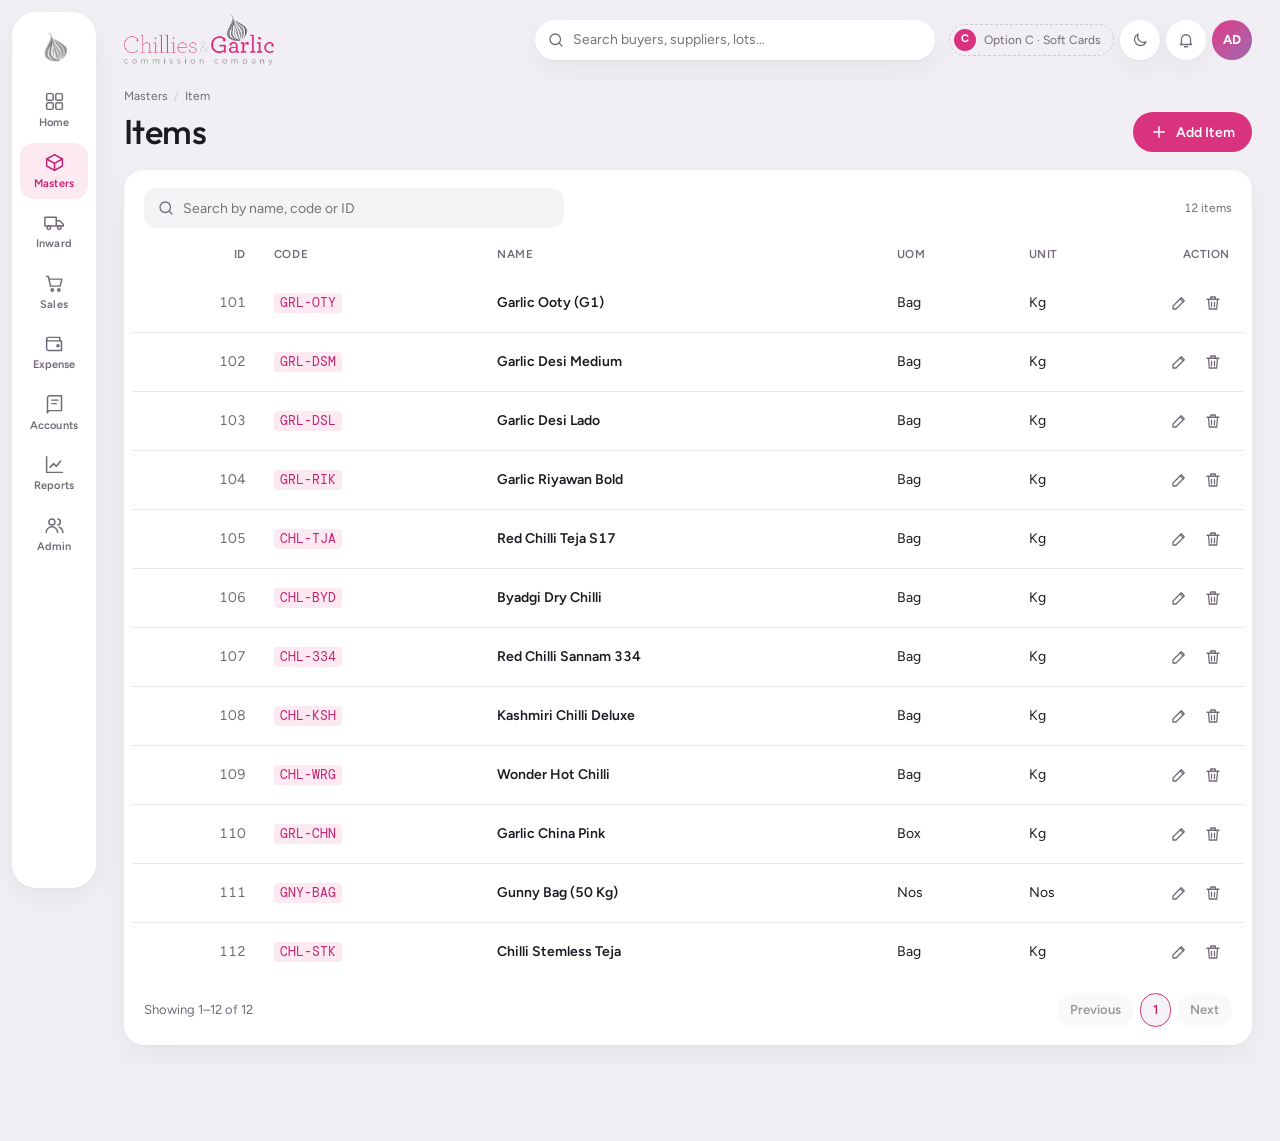
<file: Option-C-Soft-Cards.html>
<!doctype html>
<html lang="en">
<head>
<meta charset="utf-8">
<meta name="viewport" content="width=device-width, initial-scale=1, viewport-fit=cover">
<style>body { margin: 0; } img { max-width: 100%; }</style>
<title>C&amp;G Soft Cards</title>
<link rel="preconnect" href="https://fonts.googleapis.com">
<link rel="preconnect" href="https://fonts.gstatic.com" crossorigin>
<link rel="stylesheet" href="https://fonts.googleapis.com/css2?family=Outfit:wght@400;500;600&family=Figtree:wght@400;500;600;700&family=DM+Mono:wght@500&display=swap">
<style>
/* Option C · Soft cards: floating icon rail with fly-out menus, lavender-grey ground, borderless rounded cards, filled inputs, pill buttons. Phone: bottom tab bar + bottom sheet. */
:root {
  --bg: #F1EFF3; --surface: #FFFFFF; --surface-2: #F5F3F6; --header-bg: rgba(241,239,243,.86);
  --fg: #1E1A21; --label: #3B3540; --muted: #716A76; --line: #EAE6EC; --line-strong: #D2CBD5;
  --accent: #D93380; --accent-hover: #C22470; --accent-text: #C22470; --accent-ink: #FFFFFF; --accent-soft: rgba(227,58,135,.11);
  --danger: #C62F2F; --danger-soft: #FCEBEB; --warn-soft: #FFF2D4; --warn-ink: #8A5A00; --focus: #E33A87;
  --field-bg: #F5F3F6; --row-hover: #FAF8FA; --th-bg: transparent; --toast-bg: #1E1A21; --toast-fg: #FFFFFF;
  --shadow: 0 1px 2px rgba(40,20,40,.04), 0 10px 30px rgba(40,20,40,.05); --shadow-color: rgba(40,20,40,.16); --scrim: rgba(30,20,34,.28);
  --font-display: "Outfit", "Segoe UI", system-ui, sans-serif;
  --font-body: "Figtree", "Segoe UI", system-ui, sans-serif;
  --font-mono: "DM Mono", ui-monospace, Consolas, monospace;
  --radius: 20px; --radius-sm: 12px; --field-radius: 12px; --btn-radius: 999px; --panel-border: 0;
  --gutter: 28px; --sticky-top: 96px; --h1-weight: 500; --h1-track: -0.015em; --rail-w: 84px;
}
@media (prefers-color-scheme: dark) { :root:not([data-theme="light"]) {
  --bg: #121014; --surface: #1C191F; --surface-2: #26222A; --header-bg: rgba(18,16,20,.86);
  --fg: #F1EDF3; --label: #D5CED9; --muted: #A49CA9; --line: #2E2933; --line-strong: #463F4C;
  --accent: #E0408A; --accent-hover: #EC5A9C; --accent-text: #F27AB2; --accent-ink: #FFFFFF; --accent-soft: rgba(236,76,149,.17);
  --danger: #F07A7A; --danger-soft: rgba(240,112,112,.14); --warn-soft: rgba(255,190,60,.15); --warn-ink: #F3C35A; --focus: #F27AB2;
  --field-bg: #252128; --row-hover: #221E25; --toast-bg: #F1EDF3; --toast-fg: #1C191F;
  --shadow: 0 1px 0 rgba(255,255,255,.03) inset; --shadow-color: rgba(0,0,0,.55); --scrim: rgba(0,0,0,.5); color-scheme: dark;
} }
:root[data-theme="dark"] {
  --bg: #121014; --surface: #1C191F; --surface-2: #26222A; --header-bg: rgba(18,16,20,.86);
  --fg: #F1EDF3; --label: #D5CED9; --muted: #A49CA9; --line: #2E2933; --line-strong: #463F4C;
  --accent: #E0408A; --accent-hover: #EC5A9C; --accent-text: #F27AB2; --accent-ink: #FFFFFF; --accent-soft: rgba(236,76,149,.17);
  --danger: #F07A7A; --danger-soft: rgba(240,112,112,.14); --warn-soft: rgba(255,190,60,.15); --warn-ink: #F3C35A; --focus: #F27AB2;
  --field-bg: #252128; --row-hover: #221E25; --toast-bg: #F1EDF3; --toast-fg: #1C191F;
  --shadow: 0 1px 0 rgba(255,255,255,.03) inset; --shadow-color: rgba(0,0,0,.55); --scrim: rgba(0,0,0,.5); color-scheme: dark;
}
/* ---------- shared structure (tokens come from each design) ---------- */
*, *::before, *::after { box-sizing: border-box; }
[hidden] { display: none !important; }
html { -webkit-text-size-adjust: 100%; }
body { background: var(--bg); color: var(--fg); font-family: var(--font-body); font-size: 14px; line-height: 1.5; }
h1, h2 { font-family: var(--font-display); text-wrap: balance; margin: 0; color: var(--fg); }
h1 { font-size: clamp(1.35rem, 1.1rem + 1vw, 1.75rem); font-weight: var(--h1-weight, 600); letter-spacing: var(--h1-track, -0.01em); line-height: 1.2; display: flex; align-items: center; gap: .6rem; flex-wrap: wrap; }
h2 { font-size: 1rem; font-weight: 600; }
a { color: var(--accent-text); }
button, input, select, textarea { font: inherit; color: inherit; }
.i { width: 18px; height: 18px; flex: none; }
.sr { position: absolute; width: 1px; height: 1px; overflow: hidden; clip: rect(0 0 0 0); white-space: nowrap; }
:focus-visible { outline: 2px solid var(--focus); outline-offset: 2px; }
@media (prefers-reduced-motion: reduce) { *, *::before, *::after { transition: none !important; animation: none !important; } }

/* content column */
.content { width: 100%; max-width: var(--content-max, 1360px); margin-inline: auto; padding-inline: var(--gutter, 16px); padding-block: 20px 96px; min-width: 0; }
section[data-screen] { display: grid; gap: 18px; min-width: 0; }

/* page head */
.page-head { display: flex; align-items: flex-end; justify-content: space-between; gap: 12px 20px; flex-wrap: wrap; }
.page-head > div:first-child { min-width: 0; }
.crumbs { display: flex; flex-wrap: wrap; gap: 6px; font-size: 12px; color: var(--muted); margin-bottom: 6px; }
.crumbs > * + *::before { content: "/"; margin-right: 6px; color: var(--line-strong); }
.crumbs a { color: var(--muted); text-decoration: none; }
.crumbs a:hover { color: var(--accent-text); }
.head-actions { display: flex; gap: 8px; flex-wrap: wrap; }
.status { font-family: var(--font-body); font-size: 11px; font-weight: 600; letter-spacing: .06em; text-transform: uppercase; padding: 3px 9px; border-radius: 999px; background: var(--warn-soft); color: var(--warn-ink); }
.meta-chip { display: inline-flex; align-items: center; gap: 6px; font-size: 13px; color: var(--muted); padding: 7px 12px; border: 1px solid var(--line); border-radius: var(--radius-sm); background: var(--surface); }

/* buttons */
.btn { display: inline-flex; align-items: center; justify-content: center; gap: 8px; min-height: 40px; padding: 0 16px; border-radius: var(--btn-radius, var(--radius-sm)); border: 1px solid transparent; font-weight: 600; font-size: 14px; text-decoration: none; cursor: pointer; white-space: nowrap; transition: background .15s, border-color .15s, color .15s, box-shadow .15s; }
.btn-primary { background: var(--accent); color: var(--accent-ink); box-shadow: var(--btn-shadow, none); }
.btn-primary:hover { background: var(--accent-hover); }
.btn-ghost { background: var(--surface); color: var(--fg); border-color: var(--line); }
.btn-ghost:hover { border-color: var(--line-strong); background: var(--surface-2); }
.btn-ghost.current { border-color: var(--accent); color: var(--accent-text); }
.btn:disabled { opacity: .45; cursor: not-allowed; }
.btn-sm { min-height: 34px; padding: 0 12px; font-size: 13px; }
.btn-block { width: 100%; }
.icon-btn { display: inline-grid; place-items: center; width: 34px; height: 34px; border-radius: var(--radius-sm); border: 1px solid transparent; background: transparent; color: var(--muted); cursor: pointer; text-decoration: none; }
.icon-btn:hover { background: var(--surface-2); color: var(--fg); border-color: var(--line); }
.icon-btn.danger:hover { color: var(--danger); background: var(--danger-soft); border-color: transparent; }

/* panel */
.panel { background: var(--surface); border: var(--panel-border, 1px solid var(--line)); border-radius: var(--radius); box-shadow: var(--shadow); min-width: 0; }
.toolbar { display: flex; align-items: center; justify-content: space-between; gap: 10px 16px; flex-wrap: wrap; padding: 14px 16px; border-bottom: 1px solid var(--line); }
.toolbar-title { display: flex; align-items: baseline; gap: 10px; }
.count { font-size: 12px; color: var(--muted); font-variant-numeric: tabular-nums; }
.search { display: flex; align-items: center; gap: 8px; flex: 1 1 260px; max-width: 420px; min-height: 40px; padding: 0 12px; border: 1px solid var(--line); border-radius: var(--field-radius, var(--radius-sm)); background: var(--field-bg); color: var(--muted); }
.search:focus-within { border-color: var(--accent); box-shadow: 0 0 0 3px var(--accent-soft); }
.search input { border: 0; outline: 0; background: transparent; flex: 1; min-width: 0; padding: 8px 0; color: var(--fg); }
.pager { display: flex; justify-content: space-between; align-items: center; gap: 10px; flex-wrap: wrap; padding: 12px 16px; border-top: 1px solid var(--line); color: var(--muted); font-size: 13px; }
.pager-btns { display: flex; gap: 6px; }
.warn { margin: 12px 16px 0; padding: 10px 12px; border-radius: var(--radius-sm); background: var(--danger-soft); color: var(--danger); font-size: 13px; }

/* tables */
.table-wrap { overflow-x: auto; }
table.data { width: 100%; border-collapse: collapse; font-variant-numeric: tabular-nums; }
.data th { text-align: left; font-size: 11.5px; font-weight: 600; letter-spacing: .05em; text-transform: uppercase; color: var(--muted); padding: 10px 16px; background: var(--th-bg, transparent); border-bottom: 1px solid var(--line); white-space: nowrap; }
.data td { padding: 12px 16px; border-bottom: 1px solid var(--line); vertical-align: middle; }
.data tbody tr:last-child td { border-bottom: 0; }
.data tbody tr:hover td { background: var(--row-hover); }
.data .num { text-align: right; }
.data .actions { text-align: right; white-space: nowrap; width: 1%; }
.data .strong { font-weight: 600; color: var(--fg); }
.data .muted { color: var(--muted); }
.data .nowrap { white-space: nowrap; }
.data td small { display: block; font-weight: 400; color: var(--muted); font-size: 12px; }
.data tr.empty td { text-align: center; color: var(--muted); padding: 32px 16px; }
.code { font-family: var(--font-mono); font-size: 12.5px; padding: 2px 6px; border-radius: 4px; background: var(--surface-2); color: var(--fg); white-space: nowrap; }
.tag { display: inline-block; font-size: 12px; font-weight: 600; padding: 2px 8px; border-radius: 999px; background: var(--accent-soft); color: var(--accent-text); white-space: nowrap; }
.cell-input { width: 96px; min-height: 34px; padding: 4px 8px; text-align: right; border: 1px solid var(--line); border-radius: var(--field-radius, var(--radius-sm)); background: var(--field-bg); font-variant-numeric: tabular-nums; }
.cell-input:focus { outline: 0; border-color: var(--accent); box-shadow: 0 0 0 3px var(--accent-soft); }
.cell-input.invalid { border-color: var(--danger); background: var(--danger-soft); }

/* table → cards on small screens */
@media (max-width: 640px) {
  .cards-sm thead { display: none; }
  .cards-sm, .cards-sm tbody, .cards-sm tr, .cards-sm td { display: block; width: 100%; }
  .cards-sm tr { padding: 12px 16px; border-bottom: 1px solid var(--line); display: grid; grid-template-columns: 1fr 1fr; gap: 4px 12px; }
  .cards-sm tbody tr:last-child { border-bottom: 0; }
  .cards-sm td { padding: 0; border: 0 !important; text-align: left !important; }
  .cards-sm td::before { content: attr(data-label); display: block; font-size: 11px; letter-spacing: .05em; text-transform: uppercase; color: var(--muted); }
  .cards-sm td[data-label="Name"] { grid-column: 1 / -1; order: -2; font-size: 15px; }
  .cards-sm td[data-label="Name"]::before, .cards-sm td[data-label="Action"]::before { display: none; }
  .cards-sm td[data-label="Action"] { grid-column: 1 / -1; display: flex; justify-content: flex-end; gap: 6px; width: auto; }
  .cards-sm tbody tr:hover td { background: transparent; }
}
@media (max-width: 1100px) {
  .cards-md thead { display: none; }
  .cards-md, .cards-md tbody, .cards-md tr, .cards-md td { display: block; width: 100%; }
  .cards-md tr { padding: 14px 16px; border-bottom: 1px solid var(--line); display: grid; grid-template-columns: repeat(auto-fit, minmax(120px, 1fr)); gap: 10px 14px; position: relative; }
  .cards-md tbody tr:last-child { border-bottom: 0; }
  .cards-md td { padding: 0; border: 0 !important; text-align: left !important; }
  .cards-md td::before { content: attr(data-label); display: block; font-size: 11px; letter-spacing: .05em; text-transform: uppercase; color: var(--muted); margin-bottom: 2px; }
  .cards-md td[data-label="Supplier"] { grid-column: 1 / -1; font-size: 15px; padding-right: 44px; }
  .cards-md td[data-label="Supplier"]::before, .cards-md td[data-label="Action"]::before { display: none; }
  .cards-md td[data-label="Action"] { position: absolute; top: 10px; right: 10px; width: auto; }
  .cards-md .cell-input { width: 100%; text-align: left; }
  .cards-md tbody tr:hover td { background: transparent; }
  .cards-md tr.empty { display: block; }
}

/* forms */
.form-section { padding: 20px 16px; display: grid; gap: 16px; }
.form-section + .form-section { border-top: 1px solid var(--line); }
.section-head p { margin: 4px 0 0; color: var(--muted); font-size: 13px; max-width: 60ch; }
.grid { display: grid; grid-template-columns: repeat(auto-fill, minmax(min(100%, 220px), 1fr)); gap: 14px 18px; }
.field { display: grid; gap: 6px; align-content: start; min-width: 0; }
.field.span-all { grid-column: 1 / -1; }
@media (min-width: 720px) { .field.span-2 { grid-column: span 2; } }
.field label { font-size: 13px; font-weight: 500; color: var(--label); }
.req { color: var(--accent-text); font-weight: 600; }
.field input, .field select, .field textarea { width: 100%; min-height: 42px; padding: 9px 12px; border: 1px solid var(--line); border-radius: var(--field-radius, var(--radius-sm)); background: var(--field-bg); color: var(--fg); transition: border-color .15s, box-shadow .15s; }
.field textarea { resize: vertical; min-height: 84px; }
.field input:focus, .field select:focus, .field textarea:focus { outline: 0; border-color: var(--accent); box-shadow: 0 0 0 3px var(--accent-soft); }
.field input[readonly] { background: var(--surface-2); color: var(--muted); }
.affix { display: flex; align-items: stretch; border: 1px solid var(--line); border-radius: var(--field-radius, var(--radius-sm)); background: var(--field-bg); overflow: hidden; }
.affix:focus-within { border-color: var(--accent); box-shadow: 0 0 0 3px var(--accent-soft); }
.affix > span { display: grid; place-items: center; padding: 0 10px; color: var(--muted); font-size: 13px; background: var(--surface-2); }
.field .affix input { border: 0; border-radius: 0; box-shadow: none !important; }
.hint { font-size: 12px; color: var(--muted); }
.err { display: none; font-size: 12px; color: var(--danger); }
.field.has-error .err { display: block; }
.field.has-error input, .field.has-error select, .field.has-error .affix { border-color: var(--danger); }
.form-actions { display: flex; justify-content: flex-end; gap: 10px; padding: 14px 16px; border-top: 1px solid var(--line); background: var(--surface); border-radius: 0 0 var(--radius) var(--radius); position: sticky; bottom: 0; }
@media (max-width: 640px) { .form-actions .btn { flex: 1; } }

/* sale order layout */
.so-layout { display: grid; gap: 18px; grid-template-columns: minmax(0, 1fr); align-items: start; }
.so-main { display: grid; gap: 18px; min-width: 0; }
@media (min-width: 1240px) { .so-layout { grid-template-columns: minmax(0, 1fr) 300px; } .so-side { position: sticky; top: var(--sticky-top, 84px); } }
.summary { padding: 18px; display: grid; gap: 14px; }
.summary dl { margin: 0; display: grid; gap: 10px; }
.summary dl > div { display: flex; justify-content: space-between; gap: 12px; font-variant-numeric: tabular-nums; }
.summary dt { color: var(--muted); }
.summary dd { margin: 0; font-weight: 600; text-align: right; }
.summary .grand { padding-top: 12px; border-top: 1px dashed var(--line-strong); font-size: 16px; }
.summary .grand dd { color: var(--accent-text); font-size: 18px; }
.summary-actions { display: grid; gap: 8px; }
@media (max-width: 1239px) {
  .summary { grid-template-columns: 1fr; }
  .so-side { position: sticky; bottom: 0; z-index: 5; }
  .so-side .summary { border-radius: var(--radius) var(--radius) 0 0; box-shadow: 0 -8px 24px var(--shadow-color); }
  .so-side .summary > h2, .so-side .summary > .hint, .so-side .summary dl > div:not(.grand) { display: none; }
  .so-side .summary { grid-template-columns: 1fr auto; align-items: center; padding: 12px 16px; }
  .so-side .summary dl .grand { border: 0; padding: 0; flex-direction: column; gap: 0; }
  .so-side .summary-actions { grid-auto-flow: column; }
  .so-side .summary-actions .btn-ghost { display: none; }
}

/* toast */
.toast { position: fixed; left: 50%; bottom: calc(24px + env(safe-area-inset-bottom, 0px)); transform: translate(-50%, 12px); max-width: calc(100% - 32px); padding: 12px 18px; border-radius: var(--radius-sm); background: var(--toast-bg); color: var(--toast-fg); font-size: 13.5px; box-shadow: 0 10px 30px var(--shadow-color); opacity: 0; transition: opacity .2s, transform .2s; z-index: 100; }
.toast.show { opacity: 1; transform: translate(-50%, 0); }

/* design label for the client (sits in each shell's top bar) */
.option-badge { display: inline-flex; align-items: center; gap: 8px; padding: 4px 12px 4px 4px; border-radius: 999px; border: 1px dashed var(--line-strong); color: var(--muted); font-size: 12px; white-space: nowrap; }
.option-badge b { display: grid; place-items: center; width: 22px; height: 22px; border-radius: 50%; background: var(--accent); color: var(--accent-ink); font-size: 11px; }
@media (max-width: 720px) { .option-badge span { display: none; } .option-badge { padding: 4px; } }


/* ---------- Option C chrome ---------- */
.rail { position: fixed; z-index: 40; top: 12px; bottom: 12px; left: 12px; width: var(--rail-w); padding: 14px 8px; background: var(--surface); border-radius: 24px; box-shadow: var(--shadow); display: flex; flex-direction: column; align-items: stretch; gap: 4px; overflow-y: auto; }
.rail .mark { display: grid; place-items: center; padding: 4px 0 14px; }
.rail .mark img { width: 34px; height: 34px; }
.rail-btn { width: 100%; display: grid; justify-items: center; gap: 3px; padding: 9px 4px 7px; border: 0; border-radius: 14px; background: transparent; color: var(--muted); cursor: pointer; }
.rail-btn em { font-style: normal; font-size: 11px; font-weight: 600; letter-spacing: .01em; }
.rail-btn .i { width: 21px; height: 21px; }
.rail-btn:hover { background: var(--surface-2); color: var(--fg); }
.rail-item.has-active > .rail-btn { color: var(--accent-text); background: var(--accent-soft); }
.rail-btn.active-panel { color: var(--fg); background: var(--surface-2); }
.flyout { position: fixed; z-index: 45; top: 12px; bottom: 12px; left: calc(var(--rail-w) + 24px); width: 268px; padding: 20px 14px; background: var(--surface); border-radius: 24px; box-shadow: 0 18px 50px var(--shadow-color); overflow-y: auto; opacity: 0; visibility: hidden; transform: translateX(-8px); transition: opacity .18s, transform .18s, visibility .18s; }
.flyout.open { opacity: 1; visibility: visible; transform: none; }
.fly-title { margin: 0 10px 12px; font-family: var(--font-display); font-size: 20px; font-weight: 500; }
.fly-links { display: grid; gap: 2px; }
.flyout:has(.two-col) { width: 460px; }
.fly-links.two-col { grid-template-columns: 1fr 1fr; }
.nav-link { display: block; padding: 9px 12px; border-radius: 12px; color: var(--label); text-decoration: none; font-size: 14px; }
.nav-link:hover { background: var(--surface-2); color: var(--fg); }
.nav-link.active { background: var(--accent-soft); color: var(--accent-text); font-weight: 600; }
.scrim { display: none; }
body.panel-open .scrim { display: block; position: fixed; inset: 0; z-index: 35; background: var(--scrim); }

.main { margin-left: calc(var(--rail-w) + 12px); min-width: 0; }
.topbar { position: sticky; top: env(safe-area-inset-top, 0px); z-index: 20; background: var(--header-bg); backdrop-filter: blur(12px); -webkit-backdrop-filter: blur(12px); }
.topbar-in { max-width: var(--content-max, 1360px); margin-inline: auto; padding: 14px var(--gutter); display: flex; align-items: center; gap: 14px; }
.topbar img { width: 150px; height: auto; display: block; }
.topbar .search { flex: 0 1 400px; margin-left: auto; border: 0; border-radius: 999px; background: var(--surface); box-shadow: var(--shadow); }
.top-right { display: flex; align-items: center; gap: 6px; }
.top-right .icon-btn { border-radius: 999px; background: var(--surface); box-shadow: var(--shadow); width: 40px; height: 40px; }
.avatar { width: 40px; height: 40px; border-radius: 50%; background: linear-gradient(135deg, #E33A87, #9C6BB0); color: #FFFFFF; display: grid; place-items: center; font-weight: 700; font-size: 13px; }

/* C: soft components */
.content { padding-block: 8px 96px; }
.page-head h1 { font-size: clamp(1.6rem, 1.3rem + 1.2vw, 2.15rem); }
.toolbar { border-bottom: 0; padding: 18px 20px 6px; }
.data th { border-bottom: 0; padding-top: 12px; }
.data td { border-bottom-color: var(--line); }
.data tbody tr td:first-child { border-radius: 12px 0 0 12px; }
.data tbody tr td:last-child { border-radius: 0 12px 12px 0; }
.table-wrap { padding: 0 8px 8px; }
.data td, .data th { padding-inline: 14px; }
.pager { border-top: 0; padding: 4px 20px 18px; }
.form-section { padding: 24px 22px; }
.form-section + .form-section { border-top: 0; padding-top: 4px; }
.section-head h2 { font-family: var(--font-display); font-weight: 500; font-size: 18px; }
.field input, .field select, .field textarea, .affix, .search, .cell-input { border-color: transparent; }
.affix > span { background: transparent; }
.form-actions { border-top: 0; padding: 16px 22px 22px; }
.btn-ghost { background: var(--surface-2); border-color: transparent; }
.btn-ghost:hover { background: var(--line); border-color: transparent; }
.meta-chip { border: 0; border-radius: 999px; box-shadow: var(--shadow); }
.summary { padding: 22px; }
.code { background: var(--accent-soft); color: var(--accent-text); }

@media (max-width: 1023px) { .topbar .search { display: none; } .top-right { margin-left: auto; } }
@media (max-width: 899px) {
  :root { --gutter: 16px; --sticky-top: 76px; }
  .rail { top: auto; left: 0; right: 0; bottom: 0; width: auto; flex-direction: row; gap: 2px; padding: 6px 8px calc(6px + env(safe-area-inset-bottom, 0px)); border-radius: 22px 22px 0 0; box-shadow: 0 -6px 24px var(--shadow-color); overflow-x: auto; overflow-y: hidden; }
  .rail .mark { display: none; }
  .rail-item { flex: 1 0 64px; }
  .rail-btn { padding: 7px 2px 5px; }
  .flyout { top: auto; left: 8px; right: 8px; bottom: calc(76px + env(safe-area-inset-bottom, 0px)); width: auto; max-height: 62vh; transform: translateY(12px); border-radius: 22px; }
  .flyout:has(.two-col) { width: auto; }
  .main { margin-left: 0; }
  .topbar-in { padding-block: 10px; }
  .topbar img { width: 124px; }
  .content { padding-bottom: 150px; }
  .so-side { bottom: calc(70px + env(safe-area-inset-bottom, 0px)); }
  .toast { bottom: calc(92px + env(safe-area-inset-bottom, 0px)); }
  .form-actions { bottom: calc(70px + env(safe-area-inset-bottom, 0px)); }
}
@media (max-width: 420px) { .fly-links.two-col { grid-template-columns: 1fr; } .bell { display: none; } }
</style>
</head>
<body>

<svg xmlns="http://www.w3.org/2000/svg" style="display:none" aria-hidden="true">
  <defs>
    <g id="g-stroke" fill="none" stroke="currentColor" stroke-width="1.7" stroke-linecap="round" stroke-linejoin="round"></g>
  </defs>
  <symbol id="i-home" viewBox="0 0 24 24"><g fill="none" stroke="currentColor" stroke-width="1.7" stroke-linecap="round" stroke-linejoin="round"><rect x="3" y="3" width="7.5" height="7.5" rx="1.5"/><rect x="13.5" y="3" width="7.5" height="7.5" rx="1.5"/><rect x="3" y="13.5" width="7.5" height="7.5" rx="1.5"/><rect x="13.5" y="13.5" width="7.5" height="7.5" rx="1.5"/></g></symbol>
  <symbol id="i-box" viewBox="0 0 24 24"><g fill="none" stroke="currentColor" stroke-width="1.7" stroke-linecap="round" stroke-linejoin="round"><path d="M21 8 12 3 3 8v8l9 5 9-5z"/><path d="m3 8 9 5 9-5M12 13v8"/></g></symbol>
  <symbol id="i-inward" viewBox="0 0 24 24"><g fill="none" stroke="currentColor" stroke-width="1.7" stroke-linecap="round" stroke-linejoin="round"><path d="M1 6h13v10H1zM14 10h4l4 4v2h-8z"/><circle cx="5.5" cy="18" r="2"/><circle cx="17.5" cy="18" r="2"/></g></symbol>
  <symbol id="i-cart" viewBox="0 0 24 24"><g fill="none" stroke="currentColor" stroke-width="1.7" stroke-linecap="round" stroke-linejoin="round"><path d="M3 4h2l2.4 11h11l2-8H6.3"/><circle cx="9.5" cy="19.5" r="1.4"/><circle cx="17" cy="19.5" r="1.4"/></g></symbol>
  <symbol id="i-receipt" viewBox="0 0 24 24"><g fill="none" stroke="currentColor" stroke-width="1.7" stroke-linecap="round" stroke-linejoin="round"><path d="M6 2h12v20l-3-2-3 2-3-2-3 2z"/><path d="M9 7h6M9 11h6M9 15h4"/></g></symbol>
  <symbol id="i-book" viewBox="0 0 24 24"><g fill="none" stroke="currentColor" stroke-width="1.7" stroke-linecap="round" stroke-linejoin="round"><path d="M4 4.5A2.5 2.5 0 0 1 6.5 2H20v17H6.5A2.5 2.5 0 0 0 4 21.5z"/><path d="M4 19.5V21.5M9 7h7M9 11h5"/></g></symbol>
  <symbol id="i-chart" viewBox="0 0 24 24"><g fill="none" stroke="currentColor" stroke-width="1.7" stroke-linecap="round" stroke-linejoin="round"><path d="M3 3v18h18"/><path d="M7 15l4-4 3 3 5-6"/></g></symbol>
  <symbol id="i-users" viewBox="0 0 24 24"><g fill="none" stroke="currentColor" stroke-width="1.7" stroke-linecap="round" stroke-linejoin="round"><circle cx="9" cy="8" r="3.5"/><path d="M2.5 20a6.5 6.5 0 0 1 13 0M16 4.6a3.5 3.5 0 0 1 0 6.8M21.5 20a6.5 6.5 0 0 0-4-6"/></g></symbol>
  <symbol id="i-search" viewBox="0 0 24 24"><g fill="none" stroke="currentColor" stroke-width="1.7" stroke-linecap="round" stroke-linejoin="round"><circle cx="11" cy="11" r="7"/><path d="m20 20-3.5-3.5"/></g></symbol>
  <symbol id="i-plus" viewBox="0 0 24 24"><g fill="none" stroke="currentColor" stroke-width="1.9" stroke-linecap="round"><path d="M12 5v14M5 12h14"/></g></symbol>
  <symbol id="i-edit" viewBox="0 0 24 24"><g fill="none" stroke="currentColor" stroke-width="1.7" stroke-linecap="round" stroke-linejoin="round"><path d="M4 20h4L19 9l-4-4L4 16z"/><path d="m13.5 6.5 4 4"/></g></symbol>
  <symbol id="i-trash" viewBox="0 0 24 24"><g fill="none" stroke="currentColor" stroke-width="1.7" stroke-linecap="round" stroke-linejoin="round"><path d="M4 7h16M10 11v6M14 11v6M6 7l1 13h10l1-13M9 7V4h6v3"/></g></symbol>
  <symbol id="i-menu" viewBox="0 0 24 24"><g fill="none" stroke="currentColor" stroke-width="1.8" stroke-linecap="round"><path d="M4 7h16M4 12h16M4 17h16"/></g></symbol>
  <symbol id="i-close" viewBox="0 0 24 24"><g fill="none" stroke="currentColor" stroke-width="1.8" stroke-linecap="round"><path d="M6 6l12 12M18 6 6 18"/></g></symbol>
  <symbol id="i-moon" viewBox="0 0 24 24"><g fill="none" stroke="currentColor" stroke-width="1.7" stroke-linecap="round" stroke-linejoin="round"><path d="M20 14.5A8 8 0 0 1 9.5 4a8 8 0 1 0 10.5 10.5z"/></g></symbol>
  <symbol id="i-chevron" viewBox="0 0 24 24"><g fill="none" stroke="currentColor" stroke-width="1.8" stroke-linecap="round" stroke-linejoin="round"><path d="m6 9 6 6 6-6"/></g></symbol>
  <symbol id="i-back" viewBox="0 0 24 24"><g fill="none" stroke="currentColor" stroke-width="1.8" stroke-linecap="round" stroke-linejoin="round"><path d="M15 18l-6-6 6-6"/></g></symbol>
  <symbol id="i-bell" viewBox="0 0 24 24"><g fill="none" stroke="currentColor" stroke-width="1.7" stroke-linecap="round" stroke-linejoin="round"><path d="M6 16V11a6 6 0 1 1 12 0v5l1.5 2h-15z"/><path d="M10 21h4"/></g></symbol>
  <symbol id="i-wallet" viewBox="0 0 24 24"><g fill="none" stroke="currentColor" stroke-width="1.7" stroke-linecap="round" stroke-linejoin="round"><path d="M3 7a2 2 0 0 1 2-2h13v4"/><path d="M3 7v11a2 2 0 0 0 2 2h15V9H5a2 2 0 0 1-2-2z"/><circle cx="16" cy="14.5" r="1.2"/></g></symbol>
  <symbol id="i-more" viewBox="0 0 24 24"><g fill="currentColor"><circle cx="5" cy="12" r="1.7"/><circle cx="12" cy="12" r="1.7"/><circle cx="19" cy="12" r="1.7"/></g></symbol>
  <symbol id="i-calendar" viewBox="0 0 24 24"><g fill="none" stroke="currentColor" stroke-width="1.7" stroke-linecap="round" stroke-linejoin="round"><rect x="3" y="5" width="18" height="16" rx="2"/><path d="M3 10h18M8 3v4M16 3v4"/></g></symbol>
</svg>


<nav class="rail" aria-label="Main menu">
  <div class="mark"><img src="[data-uri]" alt="Chillies &amp; Garlic" width="34" height="34"></div>
<div class="rail-item"><button class="rail-btn" type="button" data-demo-off><span class="sr">Dashboard</span><svg class="i" viewBox="0 0 24 24" aria-hidden="true"><use href="#i-home"/></svg><em aria-hidden="true">Home</em></button></div>
<div class="rail-item" data-group>
        <button class="rail-btn" type="button" data-panel="masters" aria-expanded="false" aria-controls="fly-masters"><span class="sr">Masters</span><svg class="i" viewBox="0 0 24 24" aria-hidden="true"><use href="#i-box"/></svg><em aria-hidden="true">Masters</em></button>
        <div class="flyout" id="fly-masters" data-panel-content="masters" role="menu" aria-label="Masters">
          <p class="fly-title">Masters</p>
          <div class="fly-links two-col"><a class="nav-link" href="#items" data-go="items">Item</a><a class="nav-link" href="#" data-demo-off>Item Classification</a><a class="nav-link" href="#" data-demo-off>Unit</a><a class="nav-link" href="#" data-demo-off>Tag</a><a class="nav-link" href="#" data-demo-off>Account</a><a class="nav-link" href="#" data-demo-off>Sub Head</a><a class="nav-link" href="#" data-demo-off>Location</a><a class="nav-link" href="#" data-demo-off>Transport</a><a class="nav-link" href="#" data-demo-off>Transport Area</a><a class="nav-link" href="#" data-demo-off>Staff</a><a class="nav-link" href="#" data-demo-off>Department</a><a class="nav-link" href="#" data-demo-off>Expense Head</a></div>
        </div>
      </div>
<div class="rail-item" data-group>
        <button class="rail-btn" type="button" data-panel="inward" aria-expanded="false" aria-controls="fly-inward"><span class="sr">Inward</span><svg class="i" viewBox="0 0 24 24" aria-hidden="true"><use href="#i-inward"/></svg><em aria-hidden="true">Inward</em></button>
        <div class="flyout" id="fly-inward" data-panel-content="inward" role="menu" aria-label="Inward">
          <p class="fly-title">Inward</p>
          <div class="fly-links"><a class="nav-link" href="#" data-demo-off>Inward Entry</a><a class="nav-link" href="#" data-demo-off>Supplier Invoice</a><a class="nav-link" href="#" data-demo-off>Supplier Payment</a></div>
        </div>
      </div>
<div class="rail-item" data-group>
        <button class="rail-btn" type="button" data-panel="sales" aria-expanded="false" aria-controls="fly-sales"><span class="sr">Sales</span><svg class="i" viewBox="0 0 24 24" aria-hidden="true"><use href="#i-cart"/></svg><em aria-hidden="true">Sales</em></button>
        <div class="flyout" id="fly-sales" data-panel-content="sales" role="menu" aria-label="Sales">
          <p class="fly-title">Sales</p>
          <div class="fly-links"><a class="nav-link" href="#sale-order" data-go="sale-order">Sale Order</a><a class="nav-link" href="#" data-demo-off>Customer Invoice</a><a class="nav-link" href="#" data-demo-off>Sale Receipt</a><a class="nav-link" href="#" data-demo-off>Dispatch</a></div>
        </div>
      </div>
<div class="rail-item" data-group>
        <button class="rail-btn" type="button" data-panel="expenses" aria-expanded="false" aria-controls="fly-expenses"><span class="sr">Expenses</span><svg class="i" viewBox="0 0 24 24" aria-hidden="true"><use href="#i-wallet"/></svg><em aria-hidden="true">Expense</em></button>
        <div class="flyout" id="fly-expenses" data-panel-content="expenses" role="menu" aria-label="Expenses">
          <p class="fly-title">Expenses</p>
          <div class="fly-links"><a class="nav-link" href="#" data-demo-off>Expense Invoice</a><a class="nav-link" href="#" data-demo-off>Expense Payment</a></div>
        </div>
      </div>
<div class="rail-item" data-group>
        <button class="rail-btn" type="button" data-panel="accounts" aria-expanded="false" aria-controls="fly-accounts"><span class="sr">Accounts</span><svg class="i" viewBox="0 0 24 24" aria-hidden="true"><use href="#i-book"/></svg><em aria-hidden="true">Accounts</em></button>
        <div class="flyout" id="fly-accounts" data-panel-content="accounts" role="menu" aria-label="Accounts">
          <p class="fly-title">Accounts</p>
          <div class="fly-links"><a class="nav-link" href="#" data-demo-off>Journal Voucher</a><a class="nav-link" href="#" data-demo-off>Contra Voucher</a><a class="nav-link" href="#" data-demo-off>Ledger</a><a class="nav-link" href="#" data-demo-off>Bank Reconciliation</a><a class="nav-link" href="#" data-demo-off>Credit Score</a></div>
        </div>
      </div>
<div class="rail-item" data-group>
        <button class="rail-btn" type="button" data-panel="reports" aria-expanded="false" aria-controls="fly-reports"><span class="sr">Reports</span><svg class="i" viewBox="0 0 24 24" aria-hidden="true"><use href="#i-chart"/></svg><em aria-hidden="true">Reports</em></button>
        <div class="flyout" id="fly-reports" data-panel-content="reports" role="menu" aria-label="Reports">
          <p class="fly-title">Reports</p>
          <div class="fly-links two-col"><a class="nav-link" href="#" data-demo-off>Balance Sheet</a><a class="nav-link" href="#" data-demo-off>Profit & Loss</a><a class="nav-link" href="#" data-demo-off>Trial Balance</a><a class="nav-link" href="#" data-demo-off>T-Ledger</a><a class="nav-link" href="#" data-demo-off>Schedules</a><a class="nav-link" href="#" data-demo-off>Sundry</a><a class="nav-link" href="#" data-demo-off>Daily Cash Sale</a><a class="nav-link" href="#" data-demo-off>Daily Journal</a><a class="nav-link" href="#" data-demo-off>Daily Sale (Inward)</a><a class="nav-link" href="#" data-demo-off>Sale Summary</a><a class="nav-link" href="#" data-demo-off>Debtors Collection</a><a class="nav-link" href="#" data-demo-off>Debt Management</a><a class="nav-link" href="#" data-demo-off>Outstanding Bill Age</a><a class="nav-link" href="#" data-demo-off>Inward Tracking</a><a class="nav-link" href="#" data-demo-off>Item-wise Stock</a><a class="nav-link" href="#" data-demo-off>Bank Payment Daily</a><a class="nav-link" href="#" data-demo-off>Bank Reconciliation</a></div>
        </div>
      </div>
<div class="rail-item" data-group>
        <button class="rail-btn" type="button" data-panel="admin" aria-expanded="false" aria-controls="fly-admin"><span class="sr">Admin</span><svg class="i" viewBox="0 0 24 24" aria-hidden="true"><use href="#i-users"/></svg><em aria-hidden="true">Admin</em></button>
        <div class="flyout" id="fly-admin" data-panel-content="admin" role="menu" aria-label="Admin">
          <p class="fly-title">Admin</p>
          <div class="fly-links"><a class="nav-link" href="#" data-demo-off>Users</a><a class="nav-link" href="#" data-demo-off>User Roles</a><a class="nav-link" href="#" data-demo-off>Credit Score Config</a><a class="nav-link" href="#" data-demo-off>Print Queue</a></div>
        </div>
      </div>
</nav>
<div class="scrim" data-scrim></div>

<div class="main">
  <header class="topbar">
    <div class="topbar-in">
      <img src="[data-uri]" alt="Chillies &amp; Garlic commission company" width="150" height="41">
      <label class="search" for="globalSearch">
        <svg class="i" viewBox="0 0 24 24"><use href="#i-search"/></svg>
        <input id="globalSearch" type="search" placeholder="Search buyers, suppliers, lots…" autocomplete="off">
      </label>
      <div class="top-right">
        <span class="option-badge"><b>C</b><span>Option C · Soft Cards</span></span>
        <button class="icon-btn" type="button" data-theme-toggle aria-label="Switch light or dark mode" title="Light / dark"><svg class="i" viewBox="0 0 24 24"><use href="#i-moon"/></svg></button>
        <button class="icon-btn bell" type="button" data-demo-off aria-label="Notifications" title="Notifications"><span class="sr">Notifications</span><svg class="i" viewBox="0 0 24 24"><use href="#i-bell"/></svg></button>
        <span class="avatar" title="Admin">AD</span>
      </div>
    </div>
  </header>

  <main class="content">
<!-- ===================== ITEM LIST ===================== -->
<section data-screen="items" aria-labelledby="h-items">
  <header class="page-head">
    <div>
      <nav class="crumbs" aria-label="Breadcrumb"><span>Masters</span><span>Item</span></nav>
      <h1 id="h-items">Items</h1>
    </div>
    <div class="head-actions">
      <a class="btn btn-primary" href="#item-form" data-go="item-form"><svg class="i" viewBox="0 0 24 24"><use href="#i-plus"/></svg><span>Add Item</span></a>
    </div>
  </header>

  <div class="panel">
    <div class="toolbar">
      <label class="search" for="itemSearch">
        <svg class="i" viewBox="0 0 24 24"><use href="#i-search"/></svg>
        <input id="itemSearch" type="search" placeholder="Search by name, code or ID" autocomplete="off">
      </label>
      <span class="count" id="itemCount">12 items</span>
    </div>
    <div class="table-wrap">
      <table class="data cards-sm">
        <thead><tr><th class="num">ID</th><th>Code</th><th>Name</th><th>UOM</th><th>Unit</th><th class="actions">Action</th></tr></thead>
        <tbody id="itemRows"></tbody>
      </table>
    </div>
    <div class="pager">
      <span>Showing 1–12 of 12</span>
      <div class="pager-btns">
        <button class="btn btn-ghost btn-sm" type="button" disabled>Previous</button>
        <button class="btn btn-ghost btn-sm current" type="button" aria-current="page">1</button>
        <button class="btn btn-ghost btn-sm" type="button" disabled>Next</button>
      </div>
    </div>
  </div>
</section>

<!-- ===================== ITEM FORM ===================== -->
<section data-screen="item-form" aria-labelledby="h-item-form" hidden>
  <header class="page-head">
    <div>
      <nav class="crumbs" aria-label="Breadcrumb"><span>Masters</span><a href="#items" data-go="items">Item</a><span>Edit</span></nav>
      <h1 id="h-item-form">Edit Item</h1>
    </div>
    <div class="head-actions">
      <a class="btn btn-ghost" href="#items" data-go="items"><svg class="i" viewBox="0 0 24 24"><use href="#i-back"/></svg><span>Back to list</span></a>
    </div>
  </header>

  <form id="itemForm" class="panel form" novalidate>
    <div class="form-section">
      <div class="section-head"><h2>Item details</h2><p>Name and code appear on inward entries, sale orders and invoices.</p></div>
      <div class="grid">
        <div class="field">
          <label for="f-name">Item Name <b class="req" aria-hidden="true">*</b></label>
          <input id="f-name" type="text" value="Garlic Ooty (G1)" placeholder="Enter Item Name" required>
          <span class="err">Item Name is required.</span>
        </div>
        <div class="field">
          <label for="f-code">Item Code <b class="req" aria-hidden="true">*</b></label>
          <input id="f-code" type="text" value="GRL-OTY" placeholder="Enter Item Code" required>
          <span class="err">Item Code is required.</span>
        </div>
        <div class="field">
          <label for="f-class">Item Classification</label>
          <select id="f-class"><option>Garlic</option><option>Dry Chilli</option><option>Packing Material</option></select>
        </div>
        <div class="field">
          <label for="f-type">Type</label>
          <select id="f-type"><option>Commission</option><option>Trading</option><option>Consumable</option></select>
        </div>
        <div class="field span-all">
          <label for="f-desc">Item Description</label>
          <textarea id="f-desc" rows="3" placeholder="Enter Item Description">Ooty garlic, grade G1, 40–45 mm bulbs.</textarea>
        </div>
      </div>
    </div>

    <div class="form-section">
      <div class="section-head"><h2>Units and rate</h2><p>UOM is how stock arrives. Unit (for Rate) is what the rate is quoted per.</p></div>
      <div class="grid">
        <div class="field">
          <label for="f-uom">UOM <b class="req" aria-hidden="true">*</b></label>
          <select id="f-uom" required><option>Bag</option><option>Box</option><option>Kg</option><option>Nos</option></select>
        </div>
        <div class="field">
          <label for="f-unit">Unit (for Rate)</label>
          <input id="f-unit" type="text" value="Kg" placeholder="Enter UOM (for Rate)">
        </div>
        <div class="field">
          <label for="f-rate">Rate</label>
          <div class="affix"><span>₹</span><input id="f-rate" type="number" step="0.01" value="118.50" placeholder="Enter Rate"><span>/ Kg</span></div>
        </div>
        <div class="field">
          <label for="f-min">Min Required Qty</label>
          <input id="f-min" type="number" value="500" placeholder="Enter Min Required Qty">
          <span class="hint">Low-stock alert below this quantity.</span>
        </div>
      </div>
    </div>

    <div class="form-actions">
      <a class="btn btn-ghost" href="#items" data-go="items">Cancel</a>
      <button class="btn btn-primary" type="submit">Save Item</button>
    </div>
  </form>
</section>

<!-- ===================== SALE ORDER ===================== -->
<section data-screen="sale-order" aria-labelledby="h-so" hidden>
  <header class="page-head">
    <div>
      <nav class="crumbs" aria-label="Breadcrumb"><span>Sales</span><span>Sale Order</span><span>New</span></nav>
      <h1 id="h-so">New Sale Order <span class="status">Draft</span></h1>
    </div>
    <div class="head-actions">
      <span class="meta-chip"><svg class="i" viewBox="0 0 24 24"><use href="#i-calendar"/></svg>06 Oct 2026</span>
    </div>
  </header>

  <form id="soForm" class="so-layout" novalidate>
    <div class="so-main">
      <div class="panel form">
        <div class="form-section">
          <div class="section-head"><h2>Buyer</h2></div>
          <div class="grid">
            <div class="field span-2">
              <label for="so-buyer">Buyer Name <b class="req" aria-hidden="true">*</b></label>
              <div class="affix"><span><svg class="i" viewBox="0 0 24 24"><use href="#i-search"/></svg></span><input id="so-buyer" type="text" value="Balaji Masala Udyog, Indore" required></div>
              <span class="err">Choose a buyer.</span>
            </div>
            <div class="field">
              <label for="so-contact">Contact No</label>
              <input id="so-contact" type="tel" value="98260 41733" placeholder="Contact No">
            </div>
            <div class="field">
              <label for="so-pay">Payment Mode <b class="req" aria-hidden="true">*</b></label>
              <select id="so-pay" required><option>Credit</option><option>Cash</option></select>
            </div>
            <div class="field">
              <label for="soAdvance">Advance Amount</label>
              <div class="affix"><span>₹</span><input id="soAdvance" type="number" step="1" value="50000" placeholder="Cash Advance Amount"></div>
            </div>
            <div class="field">
              <label for="so-pending">Pending Since</label>
              <input id="so-pending" type="text" value="12 days (₹ 84,600)" readonly>
              <span class="hint">Oldest unpaid bill for this buyer.</span>
            </div>
          </div>
        </div>

        <div class="form-section">
          <div class="section-head"><h2>Delivery and transport</h2></div>
          <div class="grid">
            <div class="field">
              <label for="so-date">Expected Delivery Date <b class="req" aria-hidden="true">*</b></label>
              <input id="so-date" type="date" value="2026-10-08" required>
            </div>
            <div class="field span-2">
              <label for="so-trans">Transporter Name</label>
              <div class="affix"><span><svg class="i" viewBox="0 0 24 24"><use href="#i-search"/></svg></span><input id="so-trans" type="text" value="Shree Ganesh Roadlines" placeholder="Search by transporter, company, area or pincode"></div>
            </div>
            <div class="field">
              <label for="so-tmob">Mobile No</label>
              <input id="so-tmob" type="tel" value="94250 11872" placeholder="Mobile No">
            </div>
            <div class="field">
              <label for="so-area">Area / Pincode</label>
              <input id="so-area" type="text" value="Siyaganj, Indore · 452007" placeholder="Enter pincode to search">
            </div>
          </div>
        </div>
      </div>

      <div class="panel">
        <div class="toolbar">
          <div class="toolbar-title"><h2>Supplier lots</h2><span class="count" id="soLineCount">3 lots</span></div>
          <button class="btn btn-ghost btn-sm" type="button" data-add-lot><svg class="i" viewBox="0 0 24 24"><use href="#i-plus"/></svg><span>Add Supplier Lot</span></button>
        </div>
        <p class="warn" id="soWarn" hidden>Req. Qty is more than Avl. Qty on a highlighted lot. Lower it to save.</p>
        <div class="table-wrap">
          <table class="data cards-md lots">
            <thead><tr><th>Supplier</th><th class="num">Arr. Qty</th><th>Inward Date</th><th>Item</th><th>Lot</th><th>Tag</th><th class="num">Avl. Qty</th><th class="num">Req. Qty</th><th class="num">Rate (₹/Kg)</th><th class="num">Amount (₹)</th><th class="actions"><span class="sr">Action</span></th></tr></thead>
            <tbody id="soRows"></tbody>
          </table>
        </div>
      </div>
    </div>

    <aside class="so-side">
      <div class="panel summary">
        <h2>Order summary</h2>
        <dl>
          <div><dt>Total quantity</dt><dd id="soTotalQty">2,500 Kg</dd></div>
          <div><dt>Sub total</dt><dd id="soSubtotal">₹ 0.00</dd></div>
          <div><dt>Advance received</dt><dd id="soAdvanceOut">₹ 0.00</dd></div>
          <div class="grand"><dt>Balance due</dt><dd id="soBalance">₹ 0.00</dd></div>
        </dl>
        <p class="hint">Sample figures. Final amounts are calculated exactly as in the current system.</p>
        <div class="summary-actions">
          <button class="btn btn-primary btn-block" type="submit">Save Sale Order</button>
          <a class="btn btn-ghost btn-block" href="#items" data-go="items">Discard</a>
        </div>
      </div>
    </aside>
  </form>
</section>

  </main>
</div>

<div id="toast" class="toast" role="status" aria-live="polite" hidden></div>
<script>
/* Shared behaviour for all three design options. Same IDs / data-* hooks in every shell. */
(function () {
  var ITEMS = [
    { id: 101, code: 'GRL-OTY', name: 'Garlic Ooty (G1)', uom: 'Bag', unit: 'Kg' },
    { id: 102, code: 'GRL-DSM', name: 'Garlic Desi Medium', uom: 'Bag', unit: 'Kg' },
    { id: 103, code: 'GRL-DSL', name: 'Garlic Desi Lado', uom: 'Bag', unit: 'Kg' },
    { id: 104, code: 'GRL-RIK', name: 'Garlic Riyawan Bold', uom: 'Bag', unit: 'Kg' },
    { id: 105, code: 'CHL-TJA', name: 'Red Chilli Teja S17', uom: 'Bag', unit: 'Kg' },
    { id: 106, code: 'CHL-BYD', name: 'Byadgi Dry Chilli', uom: 'Bag', unit: 'Kg' },
    { id: 107, code: 'CHL-334', name: 'Red Chilli Sannam 334', uom: 'Bag', unit: 'Kg' },
    { id: 108, code: 'CHL-KSH', name: 'Kashmiri Chilli Deluxe', uom: 'Bag', unit: 'Kg' },
    { id: 109, code: 'CHL-WRG', name: 'Wonder Hot Chilli', uom: 'Bag', unit: 'Kg' },
    { id: 110, code: 'GRL-CHN', name: 'Garlic China Pink', uom: 'Box', unit: 'Kg' },
    { id: 111, code: 'GNY-BAG', name: 'Gunny Bag (50 Kg)', uom: 'Nos', unit: 'Nos' },
    { id: 112, code: 'CHL-STK', name: 'Chilli Stemless Teja', uom: 'Bag', unit: 'Kg' }
  ];

  var LOTS = [
    { supplier: 'Ramesh Patidar', place: 'Mandsaur', arr: 3200, date: '02 Oct 2026', item: 'Garlic Ooty (G1)', lot: 'L-2610-07', tag: 'MD-12', avl: 2350, req: 1200, rate: 118.5 },
    { supplier: 'Shree Krishna Traders', place: 'Neemuch', arr: 1800, date: '03 Oct 2026', item: 'Garlic Desi Medium', lot: 'L-2610-11', tag: 'NM-04', avl: 1800, req: 800, rate: 96 },
    { supplier: 'Gopal Agro', place: 'Ratlam', arr: 2600, date: '04 Oct 2026', item: 'Red Chilli Teja S17', lot: 'L-2610-15', tag: 'RT-21', avl: 1450, req: 500, rate: 212.75 }
  ];

  var ICON = {
    edit: '<svg class="i" viewBox="0 0 24 24"><use href="#i-edit"/></svg>',
    trash: '<svg class="i" viewBox="0 0 24 24"><use href="#i-trash"/></svg>'
  };

  var root = document.documentElement;
  var $ = function (s, el) { return (el || document).querySelector(s); };
  var $$ = function (s, el) { return Array.prototype.slice.call((el || document).querySelectorAll(s)); };
  var inr = new Intl.NumberFormat('en-IN', { minimumFractionDigits: 2, maximumFractionDigits: 2 });
  var qty = new Intl.NumberFormat('en-IN');

  /* ---------- toast ---------- */
  var toastTimer;
  function toast(msg) {
    var t = $('#toast');
    if (!t) return;
    t.textContent = msg;
    t.hidden = false;
    t.classList.add('show');
    clearTimeout(toastTimer);
    toastTimer = setTimeout(function () { t.classList.remove('show'); setTimeout(function () { t.hidden = true; }, 250); }, 2600);
  }

  /* ---------- screens ---------- */
  var SCREENS = ['items', 'item-form', 'sale-order'];
  function show(name) {
    if (SCREENS.indexOf(name) < 0) name = 'items';
    $$('[data-screen]').forEach(function (s) { s.hidden = s.getAttribute('data-screen') !== name; });
    var nav = name === 'item-form' ? 'items' : name;
    $$('[data-go]').forEach(function (a) { a.classList.toggle('active', a.getAttribute('data-go') === nav); });
    $$('[data-group]').forEach(function (g) { g.classList.toggle('has-active', !!$('[data-go="' + nav + '"]', g)); });
    document.body.classList.remove('nav-open');
    $$('details.menu[open]').forEach(function (d) { if (window.matchMedia('(min-width: 900px)').matches) d.open = false; });
    window.scrollTo(0, 0);
  }
  window.addEventListener('hashchange', function () { show(location.hash.slice(1)); });

  document.addEventListener('click', function (e) {
    var off = e.target.closest('[data-demo-off]');
    if (off) { e.preventDefault(); toast((off.querySelector('.sr') || off).textContent.trim() + ' is not part of this design preview.'); return; }
    if (e.target.closest('[data-drawer-toggle]')) { document.body.classList.toggle('nav-open'); return; }
    if (e.target.closest('[data-scrim]')) { document.body.classList.remove('nav-open'); closePanels(); return; }
    var tt = e.target.closest('[data-theme-toggle]');
    if (tt) {
      var dark = root.getAttribute('data-theme') ? root.getAttribute('data-theme') === 'dark' : window.matchMedia('(prefers-color-scheme: dark)').matches;
      root.setAttribute('data-theme', dark ? 'light' : 'dark');
      return;
    }
    var pb = e.target.closest('[data-panel]');
    if (pb) { togglePanel(pb.getAttribute('data-panel')); return; }
    var go = e.target.closest('[data-go]');
    if (go) { closePanels(); document.body.classList.remove('nav-open'); if (go.getAttribute('href') === location.hash) show(location.hash.slice(1)); }
    var del = e.target.closest('[data-delete]');
    if (del) { toast('Delete asks for confirmation in the real app. Disabled in preview.'); return; }
    var rm = e.target.closest('[data-remove-lot]');
    if (rm) { LOTS.splice(+rm.getAttribute('data-remove-lot'), 1); renderLots(); toast('Lot removed from order'); return; }
    if (e.target.closest('[data-add-lot]')) { toast('Opens the supplier lot picker in the real app.'); return; }
  });

  /* desktop dropdowns (design B): one open at a time, close on outside click */
  document.addEventListener('toggle', function (e) {
    var d = e.target;
    if (d.matches && d.matches('details.menu') && d.open) {
      $$('details.menu[open]').forEach(function (o) { if (o !== d) o.open = false; });
    }
  }, true);
  document.addEventListener('click', function (e) {
    if (!e.target.closest('details.menu')) $$('details.menu[open]').forEach(function (d) { if (window.matchMedia('(min-width: 900px)').matches) d.open = false; });
  });

  /* secondary panels (design C) */
  function closePanels() {
    $$('[data-panel-content]').forEach(function (p) { p.classList.remove('open'); });
    $$('[data-panel]').forEach(function (b) { b.classList.remove('active-panel'); b.setAttribute('aria-expanded', 'false'); });
    document.body.classList.remove('panel-open');
  }
  function togglePanel(name) {
    var p = $('[data-panel-content="' + name + '"]');
    var wasOpen = p && p.classList.contains('open');
    closePanels();
    if (p && !wasOpen) {
      p.classList.add('open');
      document.body.classList.add('panel-open');
      $$('[data-panel="' + name + '"]').forEach(function (b) { b.classList.add('active-panel'); b.setAttribute('aria-expanded', 'true'); });
    }
  }
  document.addEventListener('keydown', function (e) {
    if (e.key === 'Escape') { closePanels(); document.body.classList.remove('nav-open'); }
  });

  /* ---------- item list ---------- */
  function renderItems() {
    var q = ($('#itemSearch') && $('#itemSearch').value || '').toLowerCase().trim();
    var rows = ITEMS.filter(function (it) {
      return !q || (it.name + ' ' + it.code + ' ' + it.id).toLowerCase().indexOf(q) >= 0;
    });
    var tb = $('#itemRows');
    if (!tb) return;
    tb.innerHTML = rows.map(function (it) {
      return '<tr>' +
        '<td data-label="ID" class="num muted">' + it.id + '</td>' +
        '<td data-label="Code"><span class="code">' + it.code + '</span></td>' +
        '<td data-label="Name" class="strong">' + it.name + '</td>' +
        '<td data-label="UOM">' + it.uom + '</td>' +
        '<td data-label="Unit">' + it.unit + '</td>' +
        '<td data-label="Action" class="actions">' +
          '<a class="icon-btn" href="#item-form" data-go="item-form" title="Edit ' + it.name + '" aria-label="Edit ' + it.name + '">' + ICON.edit + '</a>' +
          '<button class="icon-btn danger" type="button" data-delete="' + it.id + '" title="Delete" aria-label="Delete ' + it.name + '">' + ICON.trash + '</button>' +
        '</td></tr>';
    }).join('') || '<tr class="empty"><td colspan="6">No items match "' + q.replace(/</g, '&lt;') + '". Check the spelling or clear the search.</td></tr>';
    var c = $('#itemCount');
    if (c) c.textContent = rows.length === ITEMS.length ? ITEMS.length + ' items' : rows.length + ' of ' + ITEMS.length + ' items';
  }

  /* ---------- sale order ---------- */
  function renderLots() {
    var tb = $('#soRows');
    if (!tb) return;
    tb.innerHTML = LOTS.map(function (l, i) {
      return '<tr>' +
        '<td data-label="Supplier" class="strong">' + l.supplier + '<small>' + l.place + '</small></td>' +
        '<td data-label="Arr. Qty" class="num">' + qty.format(l.arr) + '</td>' +
        '<td data-label="Inward Date" class="nowrap">' + l.date + '</td>' +
        '<td data-label="Item">' + l.item + '</td>' +
        '<td data-label="Lot"><span class="code">' + l.lot + '</span></td>' +
        '<td data-label="Tag"><span class="tag">' + l.tag + '</span></td>' +
        '<td data-label="Avl. Qty" class="num">' + qty.format(l.avl) + '</td>' +
        '<td data-label="Req. Qty" class="num"><input class="cell-input" id="req-' + i + '" type="number" min="0" max="' + l.avl + '" value="' + l.req + '" data-i="' + i + '" data-f="req" aria-label="Required quantity for ' + l.lot + '"></td>' +
        '<td data-label="Rate (₹/Kg)" class="num"><input class="cell-input" id="rate-' + i + '" type="number" min="0" step="0.25" value="' + l.rate + '" data-i="' + i + '" data-f="rate" aria-label="Rate for ' + l.lot + '"></td>' +
        '<td data-label="Amount (₹)" class="num strong" id="amt-' + i + '">' + inr.format(l.req * l.rate) + '</td>' +
        '<td data-label="Action" class="actions"><button class="icon-btn danger" type="button" data-remove-lot="' + i + '" aria-label="Remove ' + l.lot + '" title="Remove">' + ICON.trash + '</button></td>' +
        '</tr>';
    }).join('') || '<tr class="empty"><td colspan="11">No lots added yet. Use “Add Supplier Lot” to pick stock from inward entries.</td></tr>';
    totals();
  }
  function totals() {
    var tq = 0, sub = 0, over = false;
    LOTS.forEach(function (l, i) {
      tq += l.req; sub += l.req * l.rate;
      var a = $('#amt-' + i); if (a) a.textContent = inr.format(l.req * l.rate);
      var r = $('#req-' + i); if (r) { var bad = l.req > l.avl; r.classList.toggle('invalid', bad); over = over || bad; }
    });
    var adv = parseFloat(($('#soAdvance') || {}).value) || 0;
    set('#soLineCount', LOTS.length + (LOTS.length === 1 ? ' lot' : ' lots'));
    set('#soTotalQty', qty.format(tq) + ' Kg');
    set('#soSubtotal', '₹ ' + inr.format(sub));
    set('#soAdvanceOut', '₹ ' + inr.format(adv));
    set('#soBalance', '₹ ' + inr.format(sub - adv));
    var w = $('#soWarn'); if (w) w.hidden = !over;
  }
  function set(s, v) { var e = $(s); if (e) e.textContent = v; }

  document.addEventListener('input', function (e) {
    var t = e.target;
    if (t.id === 'itemSearch') renderItems();
    if (t.dataset && t.dataset.f) { LOTS[+t.dataset.i][t.dataset.f] = parseFloat(t.value) || 0; totals(); }
    if (t.id === 'soAdvance') totals();
  });

  document.addEventListener('submit', function (e) {
    e.preventDefault();
    var f = e.target, missing = [];
    $$('[required]', f).forEach(function (el) {
      var bad = !String(el.value).trim();
      el.classList.toggle('invalid', bad);
      var field = el.closest('.field'); if (field) field.classList.toggle('has-error', bad);
      if (bad) missing.push(el);
    });
    if (missing.length) { missing[0].focus(); toast('Fill in the highlighted fields to save.'); return; }
    toast(f.id === 'itemForm' ? 'Item saved (preview only, nothing was stored)' : 'Sale order saved (preview only, nothing was stored)');
  });

  /* ---------- boot ---------- */
  renderItems();
  renderLots();
  show(location.hash.slice(1) || 'items');
})();

</script>

</body>
</html>
</file>
